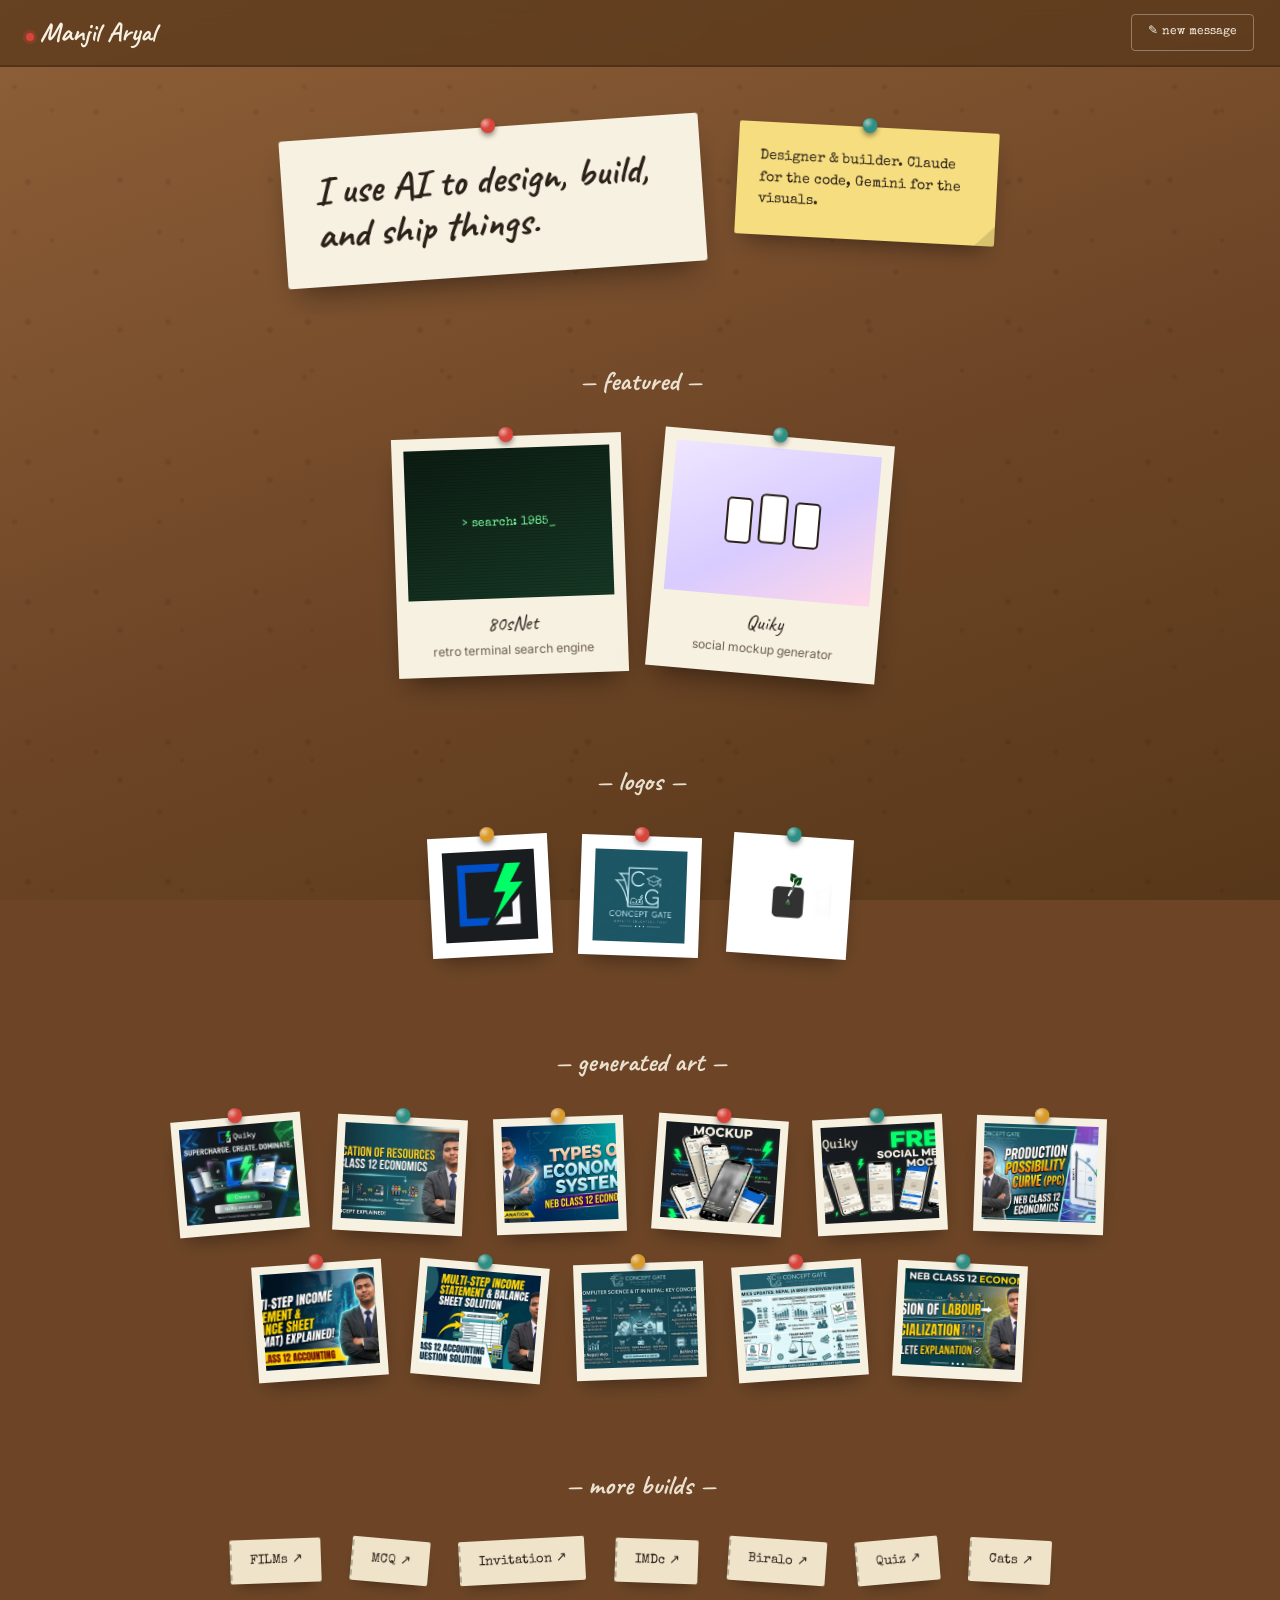
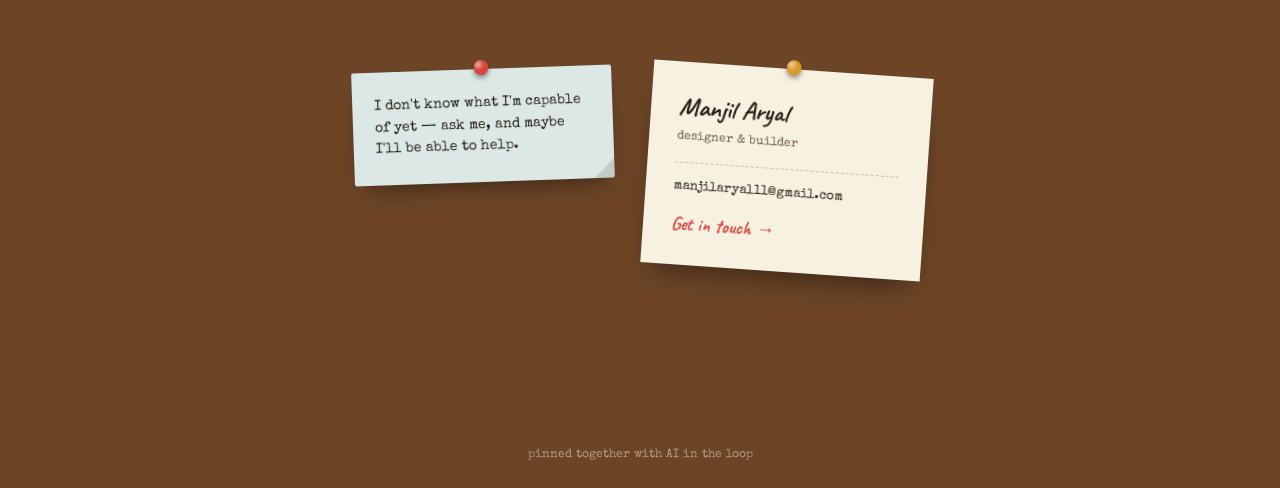
<file: corkboard.html>
<!DOCTYPE html>
<html lang="en">
<head>
<meta charset="UTF-8">
<meta name="viewport" content="width=device-width, initial-scale=1.0">
<title>Manjil Aryal — I use AI</title>
<meta name="description" content="Manjil Aryal — designer & builder who ships with AI in the loop. A corkboard of everything I've made.">
<link rel="preconnect" href="https://fonts.googleapis.com">
<link rel="preconnect" href="https://fonts.gstatic.com" crossorigin>
<link href="https://fonts.googleapis.com/css2?family=Caveat:wght@500;600;700&family=Special+Elite&family=Inter:wght@400;500;600&display=swap" rel="stylesheet">
<style>
  :root{
    --cork-1:#8f6038; --cork-2:#6d4526; --cork-3:#573719;
    --paper:#f7f1e2; --paper-2:#efe4c9; --paper-yellow:#f6dd7f; --paper-blue:#dce8e6;
    --ink:#2b2118; --ink-soft:#6b5d4c;
    --pin-red:#d8453b; --pin-teal:#2f8f83; --pin-amber:#d99a2b;
    --string:#a53a2f;
    font-size:16px;
  }
  *{ box-sizing:border-box; }
  body{
    margin:0; background:var(--cork-2); color:var(--ink);
    font-family:'Inter', sans-serif; line-height:1.5; overflow-x:hidden;
    -webkit-font-smoothing:antialiased;
  }
  a{ color:inherit; text-decoration:none; }
  .hand{ font-family:'Caveat', cursive; }
  .typed{ font-family:'Special Elite', monospace; }

  .cork-bg{
    position:fixed; inset:0; z-index:-1;
    background:
      radial-gradient(circle at 20% 30%, rgba(0,0,0,0.12) 0, transparent 3%),
      radial-gradient(circle at 60% 70%, rgba(0,0,0,0.1) 0, transparent 3%),
      radial-gradient(circle at 80% 20%, rgba(0,0,0,0.12) 0, transparent 2.5%),
      radial-gradient(circle at 40% 85%, rgba(0,0,0,0.1) 0, transparent 2.5%),
      radial-gradient(circle at 10% 60%, rgba(0,0,0,0.1) 0, transparent 2.5%),
      linear-gradient(160deg, var(--cork-1), var(--cork-2) 55%, var(--cork-3));
    background-size: 140px 140px, 160px 160px, 150px 150px, 130px 130px, 145px 145px, 100% 100%;
  }

  /* ---------------- HEADER ---------------- */
  .board-header{
    position:sticky; top:0; z-index:100;
    background:rgba(87,55,25,0.72); backdrop-filter:blur(10px);
    border-bottom:2px solid rgba(0,0,0,0.2);
    display:flex; align-items:center; justify-content:space-between;
    padding:12px 26px;
  }
  .brand{ font-family:'Caveat', cursive; font-weight:700; font-size:1.7rem; color:var(--paper); }
  .brand .pin-dot{ display:inline-block; width:8px; height:8px; border-radius:50%; background:var(--pin-red); margin-right:6px; box-shadow:0 0 0 3px rgba(216,69,59,0.25); }
  .h-cta{
    font-family:'Special Elite', monospace; font-size:0.78rem; color:var(--paper);
    border:1px solid rgba(247,241,226,0.35); padding:8px 16px; border-radius:4px;
  }
  .h-cta:hover{ background:rgba(247,241,226,0.12); }

  /* ---------------- BOARD / CLUSTERS ---------------- */
  .board{ max-width:1080px; margin:0 auto; padding:50px 26px 90px; position:relative; }
  .cluster{ margin-bottom:86px; }
  .board-label{
    font-family:'Caveat', cursive; font-weight:700; font-size:1.7rem; color:var(--paper);
    text-align:center; margin:0 0 34px; opacity:0.9;
  }

  /* ---------------- PIN ---------------- */
  [data-pin]{ position:relative; touch-action:pan-y; will-change:transform; transition:transform 0.45s cubic-bezier(.34,1.56,.64,1), opacity 0.5s ease; }
  [data-pin].dragging{ transition:none; }
  .pin-dot-el{
    position:absolute; top:-9px; left:50%; transform:translateX(-50%);
    width:15px; height:15px; border-radius:50%; z-index:2;
    background:radial-gradient(circle at 32% 30%, #fff8, transparent 40%), var(--pin-red);
    box-shadow:0 3px 5px rgba(0,0,0,0.4);
  }
  .pin-dot-el.teal{ background:radial-gradient(circle at 32% 30%, #fff8, transparent 40%), var(--pin-teal); }
  .pin-dot-el.amber{ background:radial-gradient(circle at 32% 30%, #fff8, transparent 40%), var(--pin-amber); }

  /* ---------------- HERO CLUSTER ---------------- */
  .hero-cluster{ display:flex; flex-wrap:wrap; gap:34px; justify-content:center; padding-top:10px; }
  .marker-card{
    background:var(--paper); padding:30px 32px; border-radius:3px; max-width:420px;
    box-shadow:0 16px 30px -12px rgba(0,0,0,0.5);
  }
  .marker-card .hand{ font-size:2.5rem; font-weight:700; line-height:1.1; color:var(--ink); }
  .sticky{
    padding:24px 22px; border-radius:2px; max-width:260px; align-self:flex-start;
    box-shadow:0 12px 24px -10px rgba(0,0,0,0.5);
    position:relative;
  }
  .sticky::after{
    content:''; position:absolute; right:0; bottom:0; width:0; height:0;
    border-style:solid; border-width:0 0 20px 20px; border-color:transparent transparent rgba(0,0,0,0.12) transparent;
  }
  .sticky-yellow{ background:var(--paper-yellow); }
  .sticky-blue{ background:var(--paper-blue); }
  .sticky p.typed{ font-size:0.9rem; line-height:1.5; margin:0; }

  /* ---------------- SHELF (flex wrap groups) ---------------- */
  .shelf{ display:flex; flex-wrap:wrap; gap:30px; justify-content:center; }

  /* polaroid */
  .polaroid{
    display:block; background:var(--paper); padding:12px 12px 16px; width:230px;
    box-shadow:0 14px 26px -10px rgba(0,0,0,0.5);
  }
  .polaroid .shot{ height:150px; display:flex; align-items:center; justify-content:center; overflow:hidden; }
  .p-80s{ background:repeating-linear-gradient(0deg, rgba(0,0,0,0.15) 0 1px, transparent 1px 3px), linear-gradient(160deg, #0c1c12, #163825); }
  .p-80s span{ font-family:'Special Elite', monospace; color:#7cffa0; font-size:0.72rem; }
  .p-quiky{ background:linear-gradient(150deg, #efe6ff, #d8cbff 55%, #ffd7e8); gap:8px; }
  .p-quiky .ph{ width:26px; height:46px; border-radius:5px; background:#fff; border:2px solid var(--ink); }
  .p-quiky .ph.mid{ transform:translateY(-4px) scale(1.08); }
  .polaroid .cap{ font-family:'Caveat', cursive; font-size:1.3rem; text-align:center; margin-top:10px; color:var(--ink); }
  .polaroid .desc{ font-size:0.76rem; color:var(--ink-soft); text-align:center; margin-top:2px; }

  /* logo pins */
  .logo-shelf .logo-pin{
    background:#fff; padding:14px; width:120px; height:120px;
    display:flex; align-items:center; justify-content:center;
    box-shadow:0 10px 20px -8px rgba(0,0,0,0.45);
  }
  .logo-pin img{ max-width:100%; max-height:100%; object-fit:contain; }

  /* photo pins (generated art) */
  .photo-shelf .photo-pin{
    background:var(--paper); padding:8px 8px 12px; width:130px;
    box-shadow:0 10px 20px -8px rgba(0,0,0,0.45);
  }
  .photo-pin img{ width:100%; height:96px; object-fit:cover; display:block; }

  /* tickets (web projects) */
  .ticket-shelf .ticket{
    background:var(--paper-2); font-family:'Special Elite', monospace; font-size:0.82rem;
    padding:12px 18px; border-radius:2px; box-shadow:0 8px 16px -8px rgba(0,0,0,0.45);
    border-left:2px dashed rgba(0,0,0,0.25);
  }
  .ticket:hover{ background:#fff; }

  /* contact cluster */
  .contact-cluster{ display:flex; flex-wrap:wrap; gap:34px; justify-content:center; margin-bottom:60px; }
  .business-card{
    display:block; background:var(--paper); padding:26px 28px; width:280px;
    box-shadow:0 16px 30px -12px rgba(0,0,0,0.5);
  }
  .business-card .bc-name{ font-family:'Caveat', cursive; font-weight:700; font-size:1.6rem; }
  .business-card .bc-role{ font-family:'Special Elite', monospace; font-size:0.72rem; color:var(--ink-soft); margin-top:2px; }
  .business-card .bc-email{ font-family:'Special Elite', monospace; font-size:0.82rem; margin-top:16px; border-top:1px dashed rgba(0,0,0,0.2); padding-top:14px; }
  .business-card .bc-cta{ margin-top:14px; font-family:'Caveat', cursive; font-weight:700; font-size:1.2rem; color:var(--pin-red); }

  footer{ text-align:center; padding:24px; font-family:'Special Elite', monospace; font-size:0.72rem; color:rgba(247,241,226,0.5); }

  @media (max-width:640px){
    .marker-card .hand{ font-size:1.9rem; }
    .board{ padding:36px 16px 70px; }
    .cluster{ margin-bottom:64px; }
    .shelf{ gap:20px; }
    .polaroid{ width:190px; }
    .business-card{ width:100%; max-width:300px; }
  }
</style>
</head>
<body>

<div class="cork-bg" aria-hidden="true"></div>

<header class="board-header">
  <div class="brand"><span class="pin-dot"></span>Manjil Aryal</div>
  <a class="h-cta typed" href="mailto:manjilaryal11@gmail.com">✎ new message</a>
</header>

<main class="board">

  <section class="cluster hero-cluster">
    <div class="marker-card" data-pin>
      <span class="pin-dot-el"></span>
      <div class="hand">I use AI to design, build, and ship things.</div>
    </div>
    <div class="sticky sticky-yellow" data-pin>
      <span class="pin-dot-el teal"></span>
      <p class="typed">Designer &amp; builder. Claude for the code, Gemini for the visuals.</p>
    </div>
  </section>

  <section class="cluster">
    <h2 class="board-label">— featured —</h2>
    <div class="shelf">
      <a class="polaroid" data-pin href="https://80snet.vercel.app/" target="_blank" rel="noopener">
        <span class="pin-dot-el"></span>
        <div class="shot p-80s"><span>&gt; search: 1985_</span></div>
        <div class="cap">80sNet</div>
        <div class="desc">retro terminal search engine</div>
      </a>
      <a class="polaroid" data-pin href="https://quiky.vercel.app/" target="_blank" rel="noopener">
        <span class="pin-dot-el teal"></span>
        <div class="shot p-quiky"><div class="ph"></div><div class="ph mid"></div><div class="ph"></div></div>
        <div class="cap">Quiky</div>
        <div class="desc">social mockup generator</div>
      </a>
    </div>
  </section>

  <section class="cluster">
    <h2 class="board-label">— logos —</h2>
    <div class="shelf logo-shelf">
      <div class="logo-pin" data-pin><span class="pin-dot-el amber"></span><img src="quky.jpg" alt="Quiky logo" loading="lazy"></div>
      <div class="logo-pin" data-pin><span class="pin-dot-el"></span><img src="conceptgate.jpg" alt="Conceptgate logo" loading="lazy"></div>
      <div class="logo-pin" data-pin><span class="pin-dot-el teal"></span><img src="botan.jpg" alt="Botan logo" loading="lazy"></div>
    </div>
  </section>

  <section class="cluster">
    <h2 class="board-label">— generated art —</h2>
    <div class="shelf photo-shelf">
      <div class="photo-pin" data-pin><span class="pin-dot-el"></span><img src="quiky-1.png" alt="Quiky generated visual" loading="lazy"></div>
      <div class="photo-pin" data-pin><span class="pin-dot-el teal"></span><img src="allocation.jpg" alt="Allocation generated visual" loading="lazy"></div>
      <div class="photo-pin" data-pin><span class="pin-dot-el amber"></span><img src="ecnomicsystem.jpg" alt="Economic system generated visual" loading="lazy"></div>
      <div class="photo-pin" data-pin><span class="pin-dot-el"></span><img src="quiky1.jpg" alt="Quiky generated visual" loading="lazy"></div>
      <div class="photo-pin" data-pin><span class="pin-dot-el teal"></span><img src="quiky2.jpg" alt="Quiky generated visual" loading="lazy"></div>
      <div class="photo-pin" data-pin><span class="pin-dot-el amber"></span><img src="ppc.jpg" alt="PPC generated visual" loading="lazy"></div>
      <div class="photo-pin" data-pin><span class="pin-dot-el"></span><img src="multistep.jpg" alt="Multistep generated visual" loading="lazy"></div>
      <div class="photo-pin" data-pin><span class="pin-dot-el teal"></span><img src="multistepsoln.jpg" alt="Multistep solution generated visual" loading="lazy"></div>
      <div class="photo-pin" data-pin><span class="pin-dot-el amber"></span><img src="it.jpg" alt="IT generated visual" loading="lazy"></div>
      <div class="photo-pin" data-pin><span class="pin-dot-el"></span><img src="eco.jpg" alt="Eco generated visual" loading="lazy"></div>
      <div class="photo-pin" data-pin><span class="pin-dot-el teal"></span><img src="dflbr.jpg" alt="Dflbr generated visual" loading="lazy"></div>
    </div>
  </section>

  <section class="cluster">
    <h2 class="board-label">— more builds —</h2>
    <div class="shelf ticket-shelf">
      <a class="ticket" data-pin href="https://manjilaryal546.github.io/collection-of-films/" target="_blank" rel="noopener">FILMs ↗</a>
      <a class="ticket" data-pin href="https://manjilaryal.github.io/MQP/" target="_blank" rel="noopener">MCQ ↗</a>
      <a class="ticket" data-pin href="https://manjilaryal.github.io/SquidGame/" target="_blank" rel="noopener">Invitation ↗</a>
      <a class="ticket" data-pin href="https://manjilaryal.github.io/IMDc/" target="_blank" rel="noopener">IMDc ↗</a>
      <a class="ticket" data-pin href="https://manjilaryal.github.io/biralo/" target="_blank" rel="noopener">Biralo ↗</a>
      <a class="ticket" data-pin href="https://manjilaryal.github.io/Earn-Money/" target="_blank" rel="noopener">Quiz ↗</a>
      <a class="ticket" data-pin href="https://manjilaryal.github.io/Discover-Cats/" target="_blank" rel="noopener">Cats ↗</a>
    </div>
  </section>

  <section class="contact-cluster">
    <div class="sticky sticky-blue" data-pin>
      <span class="pin-dot-el"></span>
      <p class="typed">I don't know what I'm capable of yet — ask me, and maybe I'll be able to help.</p>
    </div>
    <a class="business-card" data-pin href="mailto:manjilaryal11@gmail.com">
      <span class="pin-dot-el amber"></span>
      <div class="bc-name">Manjil Aryal</div>
      <div class="bc-role">designer &amp; builder</div>
      <div class="bc-email">manjilaryal11@gmail.com</div>
      <div class="bc-cta">Get in touch →</div>
    </a>
  </section>

</main>

<footer>pinned together with AI in the loop</footer>

<script>
  var reduceMotion = window.matchMedia('(prefers-reduced-motion: reduce)').matches;
  var rotations = [-4, 3, -2, 5, -3, 2, 4, -5, 3, -2, 4, -3, 2, -4, 5, -2];

  var pins = document.querySelectorAll('[data-pin]');
  pins.forEach(function(el, i){
    var r = rotations[i % rotations.length];
    el.dataset.rot = r;
    el.style.setProperty('transform', 'rotate(' + r + 'deg)');
  });

  if (!reduceMotion){
    pins.forEach(function(el){
      var dragging = false, startX = 0, moved = false, baseDeg = parseFloat(el.dataset.rot);

      function onDown(e){
        dragging = true; moved = false;
        startX = e.clientX;
        el.classList.add('dragging');
      }
      function onMove(e){
        if (!dragging) return;
        var dx = e.clientX - startX;
        if (Math.abs(dx) > 4) moved = true;
        var extra = Math.max(-26, Math.min(26, dx * 0.35));
        el.style.transform = 'rotate(' + (baseDeg + extra) + 'deg)';
      }
      function onUp(e){
        if (!dragging) return;
        dragging = false;
        el.classList.remove('dragging');
        el.style.transform = 'rotate(' + baseDeg + 'deg)';
        if (moved){
          var suppress = function(ev){ ev.preventDefault(); el.removeEventListener('click', suppress); };
          el.addEventListener('click', suppress);
        }
      }

      el.addEventListener('pointerdown', onDown);
      el.addEventListener('pointermove', onMove);
      el.addEventListener('pointerup', onUp);
      el.addEventListener('pointercancel', onUp);
      el.addEventListener('pointerleave', function(e){ if (dragging && e.buttons === 0) onUp(e); });
    });
  }

  /* scroll-reveal settle-in */
  if (window.matchMedia('(prefers-reduced-motion: no-preference)').matches && 'IntersectionObserver' in window){
    var io = new IntersectionObserver(function(entries){
      entries.forEach(function(entry){
        if (entry.isIntersecting){
          entry.target.style.opacity = 1;
          io.unobserve(entry.target);
        }
      });
    }, { threshold: 0.2 });
    pins.forEach(function(el){ el.style.opacity = 0; io.observe(el); });
  }
</script>

</body>
</html>
</file>
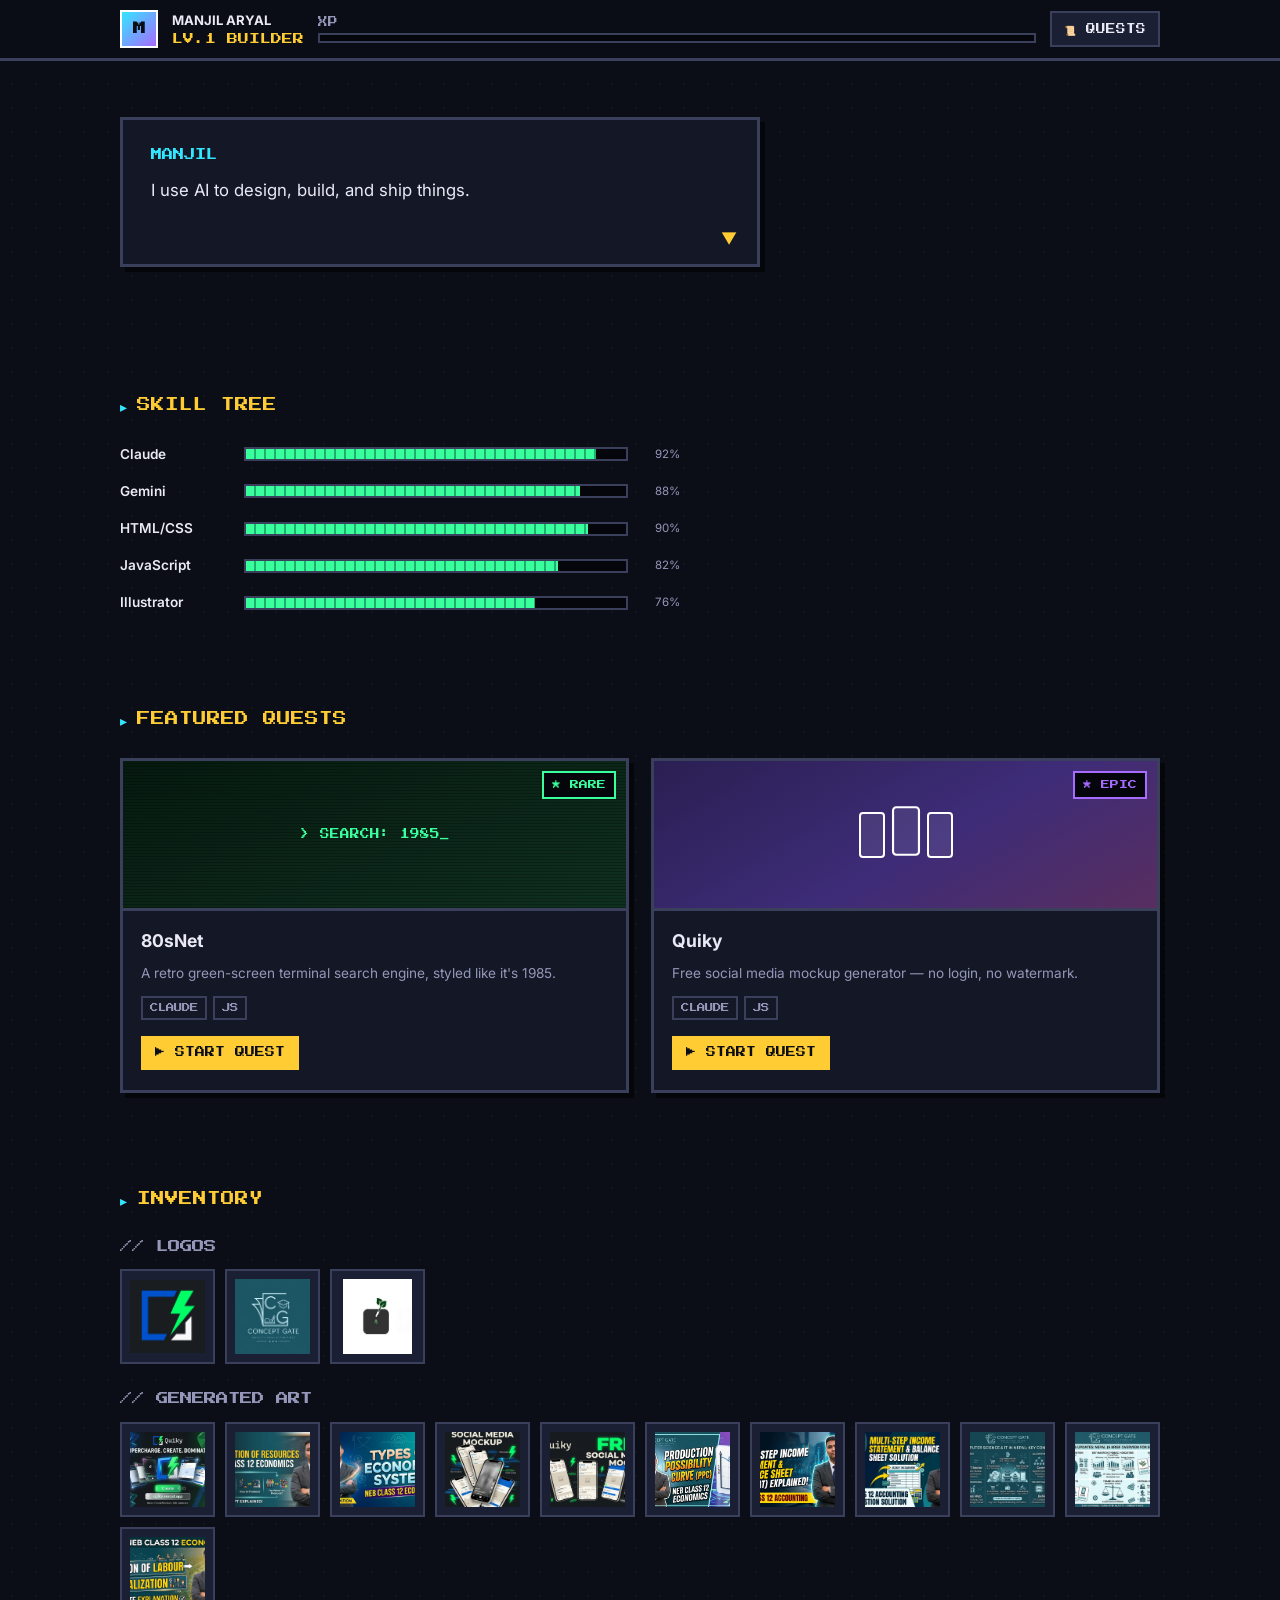
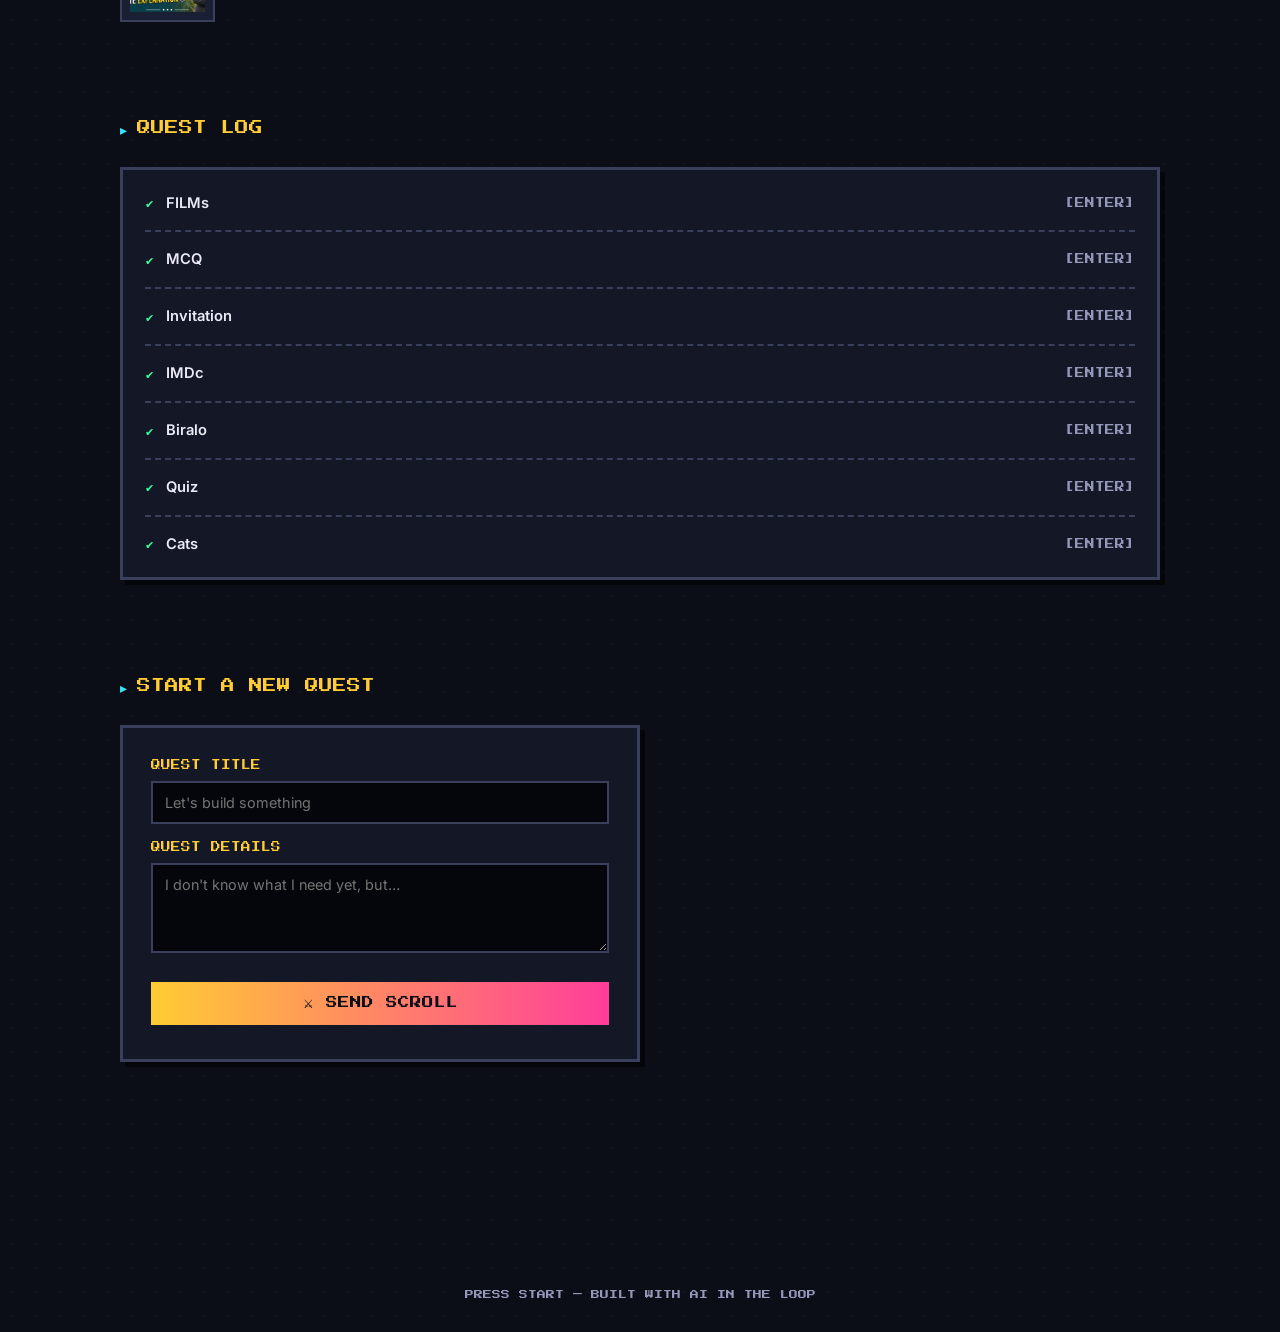
<file: game.html>
<!DOCTYPE html>
<html lang="en">
<head>
<meta charset="UTF-8">
<meta name="viewport" content="width=device-width, initial-scale=1.0">
<title>Manjil Aryal — I use AI</title>
<meta name="description" content="Manjil Aryal — designer & builder who ships with AI in the loop. Character sheet, quests, and inventory.">
<link rel="preconnect" href="https://fonts.googleapis.com">
<link rel="preconnect" href="https://fonts.gstatic.com" crossorigin>
<link href="https://fonts.googleapis.com/css2?family=Press+Start+2P&family=Inter:wght@400;500;600;700&display=swap" rel="stylesheet">
<style>
  :root{
    --bg:#0b0d17; --panel:#141726; --panel-2:#1b1f33;
    --ink:#e9eaf5; --ink-soft:#9497b8;
    --cyan:#33e6ff; --magenta:#ff3d9a; --gold:#ffcc33; --green:#39ff9c; --purple:#a76bff;
    --border:#3a3f5c;
    font-size:16px;
  }
  *{ box-sizing:border-box; }
  body{
    margin:0; background:var(--bg); color:var(--ink);
    font-family:'Inter', sans-serif; line-height:1.55;
    -webkit-font-smoothing:antialiased;
    background-image: radial-gradient(rgba(255,255,255,0.035) 1px, transparent 1px);
    background-size:24px 24px;
  }
  a{ color:inherit; text-decoration:none; }
  .pixel{ font-family:'Press Start 2P', monospace; }

  .panel{
    background:var(--panel); border:3px solid var(--border);
    box-shadow:5px 5px 0 rgba(0,0,0,0.55);
  }

  /* ---------------- HUD ---------------- */
  .hud{
    position:sticky; top:0; z-index:100;
    background:rgba(11,13,23,0.92); border-bottom:3px solid var(--border);
  }
  .hud-row{ max-width:1080px; margin:0 auto; display:flex; align-items:center; gap:14px; padding:10px 20px; }
  .hud-avatar{
    width:38px; height:38px; flex-shrink:0; background:linear-gradient(135deg, var(--cyan), var(--purple));
    border:2px solid #fff; display:flex; align-items:center; justify-content:center;
    font-weight:800; font-family:'Press Start 2P', monospace; font-size:0.8rem; color:#0b0d17;
  }
  .hud-name{ font-size:0.82rem; font-weight:700; }
  .hud-level{ font-size:0.68rem; color:var(--gold); font-family:'Press Start 2P', monospace; }
  .hud-xp{ flex:1; }
  .hud-xp-label{ font-size:0.6rem; color:var(--ink-soft); font-family:'Press Start 2P', monospace; margin-bottom:4px; }
  .xp-track{ height:10px; background:#05060b; border:2px solid var(--border); position:relative; overflow:hidden; }
  .xp-fill{ height:100%; width:0%; background:linear-gradient(90deg, var(--cyan), var(--magenta)); transition:width 0.15s linear; }
  .hud-cta{
    font-family:'Press Start 2P', monospace; font-size:0.6rem; color:var(--ink);
    border:2px solid var(--border); padding:9px 12px; white-space:nowrap; flex-shrink:0;
    background:var(--panel-2);
  }
  .hud-cta:hover{ border-color:var(--cyan); color:var(--cyan); }
  @media (max-width:640px){ .hud-name{ display:none; } .hud-cta{ font-size:0.55rem; padding:8px 9px; } }

  main{ max-width:1080px; margin:0 auto; padding:56px 20px 100px; }
  section{ margin-bottom:96px; }
  .sec-label{
    font-family:'Press Start 2P', monospace; font-size:0.85rem; color:var(--gold);
    margin-bottom:28px; display:flex; align-items:center; gap:10px;
  }
  .sec-label::before{ content:'▸'; color:var(--cyan); }

  /* ---------------- DIALOGUE ---------------- */
  .dialogue-wrap{ position:relative; max-width:640px; }
  .dialogue-box{
    padding:26px 28px 30px; position:relative;
  }
  .dialogue-box[hidden]{ display:none; }
  .dlg-name{ font-size:0.7rem; color:var(--cyan); margin-bottom:14px; }
  .dlg-text{ font-size:1.05rem; min-height:3.4em; margin:0; }
  .dlg-next{
    display:none; position:absolute; right:20px; bottom:14px; color:var(--gold);
    animation:blinkArrow 1s steps(2) infinite;
  }
  @keyframes blinkArrow{ 50%{ opacity:0; } }
  .dlg-hint{ margin-top:14px; font-size:0.7rem; color:var(--ink-soft); font-family:'Press Start 2P', monospace; opacity:0; transition:opacity .4s ease; }
  .dlg-hint.show{ opacity:1; }

  /* ---------------- SKILLS ---------------- */
  .skills{ display:flex; flex-direction:column; gap:16px; max-width:560px; }
  .skill-row{ display:flex; align-items:center; gap:14px; }
  .skill-name{ width:110px; flex-shrink:0; font-size:0.85rem; font-weight:600; }
  .skill-track{ flex:1; height:14px; background:#05060b; border:2px solid var(--border); overflow:hidden; }
  .skill-fill{ height:100%; width:0%; background:repeating-linear-gradient(90deg, var(--green) 0 8px, #1fae6f 8px 10px); transition:width 1.1s cubic-bezier(.22,.9,.3,1); }
  .skill-pct{ width:38px; flex-shrink:0; font-size:0.72rem; color:var(--ink-soft); text-align:right; }

  /* ---------------- QUESTS (featured) ---------------- */
  .quest-grid{ display:grid; grid-template-columns:1fr 1fr; gap:22px; }
  @media (max-width:700px){ .quest-grid{ grid-template-columns:1fr; } }
  .quest-card{ display:block; position:relative; overflow:hidden; }
  .rarity{
    position:absolute; top:10px; right:10px; z-index:2;
    font-family:'Press Start 2P', monospace; font-size:0.55rem; padding:5px 8px;
    background:#05060b; border:2px solid currentColor;
  }
  .rarity.epic{ color:var(--purple); }
  .rarity.rare{ color:var(--green); }
  .quest-shot{ height:150px; display:flex; align-items:center; justify-content:center; border-bottom:3px solid var(--border); }
  .q-80s{ background:repeating-linear-gradient(0deg, rgba(0,0,0,0.25) 0 1px, transparent 1px 3px), linear-gradient(160deg, #061a0f, #0f3020); }
  .q-80s span{ font-family:'Press Start 2P', monospace; color:#39ff9c; font-size:0.6rem; }
  .q-quiky{ background:linear-gradient(150deg, #2a1f52, #3e2c78 55%, #582e5f); gap:8px; }
  .q-quiky .ph{ width:26px; height:46px; border-radius:4px; background:rgba(255,255,255,0.08); border:2px solid #fff; }
  .q-quiky .ph.mid{ transform:translateY(-4px) scale(1.08); }
  .quest-body{ padding:16px 18px 20px; }
  .quest-body h3{ margin:0 0 8px; font-size:1.1rem; }
  .quest-body p{ margin:0; font-size:0.85rem; color:var(--ink-soft); }
  .quest-tags{ display:flex; gap:6px; flex-wrap:wrap; margin-top:12px; }
  .quest-tags span{ font-family:'Press Start 2P', monospace; font-size:0.52rem; border:2px solid var(--border); padding:4px 7px; color:var(--ink-soft); }
  .quest-play{ display:inline-block; margin-top:16px; font-family:'Press Start 2P', monospace; font-size:0.62rem; color:var(--bg); background:var(--gold); padding:9px 14px; }
  .quest-card:hover .quest-play{ background:var(--cyan); }

  /* ---------------- INVENTORY ---------------- */
  .inv-sub{ font-size:0.78rem; color:var(--ink-soft); margin:26px 0 12px; font-family:'Press Start 2P', monospace; }
  .inv-sub:first-child{ margin-top:0; }
  .inv-grid{ display:grid; grid-template-columns:repeat(auto-fill, minmax(90px,1fr)); gap:10px; }
  .inv-slot{
    aspect-ratio:1; background:var(--panel-2); border:2px solid var(--border);
    display:flex; align-items:center; justify-content:center; padding:8px;
    transition:border-color .18s ease, transform .18s ease;
  }
  .inv-slot:hover{ border-color:var(--cyan); transform:translateY(-3px); }
  .inv-slot img{ max-width:100%; max-height:100%; object-fit:contain; }
  .inv-grid.photos .inv-slot img{ object-fit:cover; width:100%; height:100%; }

  /* ---------------- QUEST LOG ---------------- */
  .questlog-panel{ padding:6px 22px; }
  .ql-row{
    display:flex; align-items:center; justify-content:space-between; gap:14px;
    padding:16px 0; border-bottom:2px dashed var(--border);
  }
  .ql-row:last-child{ border-bottom:none; }
  .ql-left{ display:flex; align-items:center; gap:12px; }
  .ql-check{ color:var(--green); font-family:'Press Start 2P', monospace; font-size:0.7rem; }
  .ql-name{ font-weight:600; font-size:0.92rem; }
  .ql-go{ font-family:'Press Start 2P', monospace; font-size:0.6rem; color:var(--ink-soft); flex-shrink:0; }
  .ql-row:hover .ql-go{ color:var(--cyan); }

  /* ---------------- NEW QUEST (contact) ---------------- */
  .newquest{ padding:30px 28px 34px; max-width:520px; }
  .nq-field{ margin-bottom:16px; }
  .nq-field label{ display:block; font-family:'Press Start 2P', monospace; font-size:0.6rem; color:var(--gold); margin-bottom:8px; }
  .nq-field input, .nq-field textarea{
    width:100%; background:#05060b; border:2px solid var(--border); color:var(--ink);
    padding:11px 12px; font-family:'Inter', sans-serif; font-size:0.9rem;
  }
  .nq-field input:focus, .nq-field textarea:focus{ outline:none; border-color:var(--cyan); }
  .nq-field textarea{ min-height:90px; resize:vertical; }
  .nq-send{
    width:100%; border:none; padding:14px; margin-top:6px;
    font-family:'Press Start 2P', monospace; font-size:0.72rem; color:var(--bg);
    background:linear-gradient(90deg, var(--gold), var(--magenta));
  }
  .nq-send:hover{ filter:brightness(1.08); }

  footer{ text-align:center; padding:30px; font-family:'Press Start 2P', monospace; font-size:0.55rem; color:var(--ink-soft); }

  /* ---------------- TOAST ---------------- */
  .toast{
    position:fixed; left:50%; bottom:26px; transform:translate(-50%, 20px);
    background:var(--panel); border:3px solid var(--gold); box-shadow:5px 5px 0 rgba(0,0,0,0.55);
    padding:14px 20px; font-family:'Press Start 2P', monospace; font-size:0.62rem; color:var(--gold);
    z-index:300; opacity:0; pointer-events:none; transition:opacity .35s ease, transform .35s ease;
  }
  .toast.show{ opacity:1; transform:translate(-50%, 0); }

  [data-reveal]{ opacity:0; transform:translateY(18px); transition:opacity .6s ease, transform .6s ease; }
  [data-reveal].in{ opacity:1; transform:translateY(0); }
</style>
</head>
<body>

<div class="hud">
  <div class="hud-row">
    <div class="hud-avatar">M</div>
    <div>
      <div class="hud-name">MANJIL ARYAL</div>
      <div class="hud-level" id="hudLevel">LV.1 BUILDER</div>
    </div>
    <div class="hud-xp">
      <div class="hud-xp-label">XP</div>
      <div class="xp-track"><div class="xp-fill" id="xpFill"></div></div>
    </div>
    <a class="hud-cta" href="#questlog">📜 QUESTS</a>
  </div>
</div>

<main>

  <section id="hero">
    <div class="dialogue-wrap">
      <div class="dialogue-box panel" id="dlg1">
        <div class="dlg-name pixel">MANJIL</div>
        <p class="dlg-text" id="dlgText1"></p>
        <div class="dlg-next" id="dlgNext1">▼</div>
      </div>
      <div class="dialogue-box panel" id="dlg2" hidden>
        <div class="dlg-name pixel">MANJIL</div>
        <p class="dlg-text" id="dlgText2"></p>
      </div>
      <div class="dlg-hint pixel" id="dlgHint">↓ SCROLL TO CONTINUE</div>
    </div>
  </section>

  <section id="skills">
    <div class="sec-label">SKILL TREE</div>
    <div class="skills">
      <div class="skill-row" data-reveal><div class="skill-name">Claude</div><div class="skill-track"><div class="skill-fill" data-pct="92"></div></div><div class="skill-pct">92%</div></div>
      <div class="skill-row" data-reveal><div class="skill-name">Gemini</div><div class="skill-track"><div class="skill-fill" data-pct="88"></div></div><div class="skill-pct">88%</div></div>
      <div class="skill-row" data-reveal><div class="skill-name">HTML/CSS</div><div class="skill-track"><div class="skill-fill" data-pct="90"></div></div><div class="skill-pct">90%</div></div>
      <div class="skill-row" data-reveal><div class="skill-name">JavaScript</div><div class="skill-track"><div class="skill-fill" data-pct="82"></div></div><div class="skill-pct">82%</div></div>
      <div class="skill-row" data-reveal><div class="skill-name">Illustrator</div><div class="skill-track"><div class="skill-fill" data-pct="76"></div></div><div class="skill-pct">76%</div></div>
    </div>
  </section>

  <section id="quests">
    <div class="sec-label">FEATURED QUESTS</div>
    <div class="quest-grid">
      <a class="quest-card panel" data-reveal href="https://80snet.vercel.app/" target="_blank" rel="noopener">
        <div class="rarity rare">★ RARE</div>
        <div class="quest-shot q-80s"><span>&gt; SEARCH: 1985_</span></div>
        <div class="quest-body">
          <h3>80sNet</h3>
          <p>A retro green-screen terminal search engine, styled like it's 1985.</p>
          <div class="quest-tags"><span>CLAUDE</span><span>JS</span></div>
          <div class="quest-play">▶ START QUEST</div>
        </div>
      </a>
      <a class="quest-card panel" data-reveal href="https://quiky.vercel.app/" target="_blank" rel="noopener">
        <div class="rarity epic">★ EPIC</div>
        <div class="quest-shot q-quiky"><div class="ph"></div><div class="ph mid"></div><div class="ph"></div></div>
        <div class="quest-body">
          <h3>Quiky</h3>
          <p>Free social media mockup generator — no login, no watermark.</p>
          <div class="quest-tags"><span>CLAUDE</span><span>JS</span></div>
          <div class="quest-play">▶ START QUEST</div>
        </div>
      </a>
    </div>
  </section>

  <section id="inventory">
    <div class="sec-label">INVENTORY</div>
    <div class="inv-sub">// LOGOS</div>
    <div class="inv-grid" data-reveal>
      <div class="inv-slot"><img src="quky.jpg" alt="Quiky logo" loading="lazy" title="Quiky logo"></div>
      <div class="inv-slot"><img src="conceptgate.jpg" alt="Conceptgate logo" loading="lazy" title="Conceptgate logo"></div>
      <div class="inv-slot"><img src="botan.jpg" alt="Botan logo" loading="lazy" title="Botan logo"></div>
    </div>
    <div class="inv-sub">// GENERATED ART</div>
    <div class="inv-grid photos" data-reveal>
      <div class="inv-slot"><img src="quiky-1.png" alt="Quiky generated visual" loading="lazy"></div>
      <div class="inv-slot"><img src="allocation.jpg" alt="Allocation generated visual" loading="lazy"></div>
      <div class="inv-slot"><img src="ecnomicsystem.jpg" alt="Economic system generated visual" loading="lazy"></div>
      <div class="inv-slot"><img src="quiky1.jpg" alt="Quiky generated visual" loading="lazy"></div>
      <div class="inv-slot"><img src="quiky2.jpg" alt="Quiky generated visual" loading="lazy"></div>
      <div class="inv-slot"><img src="ppc.jpg" alt="PPC generated visual" loading="lazy"></div>
      <div class="inv-slot"><img src="multistep.jpg" alt="Multistep generated visual" loading="lazy"></div>
      <div class="inv-slot"><img src="multistepsoln.jpg" alt="Multistep solution generated visual" loading="lazy"></div>
      <div class="inv-slot"><img src="it.jpg" alt="IT generated visual" loading="lazy"></div>
      <div class="inv-slot"><img src="eco.jpg" alt="Eco generated visual" loading="lazy"></div>
      <div class="inv-slot"><img src="dflbr.jpg" alt="Dflbr generated visual" loading="lazy"></div>
    </div>
  </section>

  <section id="questlog">
    <div class="sec-label">QUEST LOG</div>
    <div class="questlog-panel panel">
      <a class="ql-row" href="https://manjilaryal546.github.io/collection-of-films/" target="_blank" rel="noopener"><div class="ql-left"><span class="ql-check">✔</span><span class="ql-name">FILMs</span></div><span class="ql-go">[ENTER]</span></a>
      <a class="ql-row" href="https://manjilaryal.github.io/MQP/" target="_blank" rel="noopener"><div class="ql-left"><span class="ql-check">✔</span><span class="ql-name">MCQ</span></div><span class="ql-go">[ENTER]</span></a>
      <a class="ql-row" href="https://manjilaryal.github.io/SquidGame/" target="_blank" rel="noopener"><div class="ql-left"><span class="ql-check">✔</span><span class="ql-name">Invitation</span></div><span class="ql-go">[ENTER]</span></a>
      <a class="ql-row" href="https://manjilaryal.github.io/IMDc/" target="_blank" rel="noopener"><div class="ql-left"><span class="ql-check">✔</span><span class="ql-name">IMDc</span></div><span class="ql-go">[ENTER]</span></a>
      <a class="ql-row" href="https://manjilaryal.github.io/biralo/" target="_blank" rel="noopener"><div class="ql-left"><span class="ql-check">✔</span><span class="ql-name">Biralo</span></div><span class="ql-go">[ENTER]</span></a>
      <a class="ql-row" href="https://manjilaryal.github.io/Earn-Money/" target="_blank" rel="noopener"><div class="ql-left"><span class="ql-check">✔</span><span class="ql-name">Quiz</span></div><span class="ql-go">[ENTER]</span></a>
      <a class="ql-row" href="https://manjilaryal.github.io/Discover-Cats/" target="_blank" rel="noopener"><div class="ql-left"><span class="ql-check">✔</span><span class="ql-name">Cats</span></div><span class="ql-go">[ENTER]</span></a>
    </div>
  </section>

  <section id="newquest">
    <div class="sec-label">START A NEW QUEST</div>
    <div class="newquest panel">
      <div class="nq-field"><label>QUEST TITLE</label><input type="text" id="nqSubject" placeholder="Let's build something"></div>
      <div class="nq-field"><label>QUEST DETAILS</label><textarea id="nqBody" placeholder="I don't know what I need yet, but…"></textarea></div>
      <button class="nq-send" id="nqSend">⚔ SEND SCROLL</button>
    </div>
  </section>

</main>

<footer>PRESS START — BUILT WITH AI IN THE LOOP</footer>

<div class="toast" id="toast">🏆 ACHIEVEMENT UNLOCKED — MADE IT TO THE END</div>

<script>
  var reduceMotion = window.matchMedia('(prefers-reduced-motion: reduce)').matches;

  /* ---------------- XP BAR + LEVEL ---------------- */
  var xpFill = document.getElementById('xpFill');
  var hudLevel = document.getElementById('hudLevel');
  function updateXP(){
    var h = document.documentElement;
    var scrollable = h.scrollHeight - h.clientHeight;
    var pct = scrollable > 0 ? Math.min(100, Math.max(0, (window.scrollY / scrollable) * 100)) : 0;
    xpFill.style.width = pct + '%';
    var lvl = 1 + Math.floor(pct / 20);
    hudLevel.textContent = 'LV.' + lvl + ' BUILDER';
  }
  updateXP();
  window.addEventListener('scroll', updateXP, { passive: true });
  window.addEventListener('resize', updateXP);

  /* ---------------- DIALOGUE SEQUENCE ---------------- */
  var text1 = "I use AI to design, build, and ship things.";
  var text2 = "I don't know what I'm capable of yet — ask me, and maybe I'll be able to help.";
  var dlgText1 = document.getElementById('dlgText1');
  var dlgText2 = document.getElementById('dlgText2');
  var dlg1 = document.getElementById('dlg1');
  var dlg2 = document.getElementById('dlg2');
  var dlgNext1 = document.getElementById('dlgNext1');
  var dlgHint = document.getElementById('dlgHint');

  function typeText(el, str, cb){
    if (reduceMotion){ el.textContent = str; if (cb) cb(); return; }
    var i = 0;
    (function step(){
      i++;
      el.textContent = str.slice(0, i);
      if (i < str.length){ setTimeout(step, 26); } else if (cb){ cb(); }
    })();
  }

  typeText(dlgText1, text1, function(){
    dlgNext1.style.display = 'block';
  });

  function advanceDialogue(){
    dlg1.hidden = true;
    dlg2.hidden = false;
    typeText(dlgText2, text2, function(){
      dlgHint.classList.add('show');
    });
  }
  dlg1.addEventListener('click', advanceDialogue);

  /* ---------------- SKILL BARS + CARD REVEAL ---------------- */
  var revealEls = document.querySelectorAll('[data-reveal]');
  if ('IntersectionObserver' in window){
    var io = new IntersectionObserver(function(entries){
      entries.forEach(function(entry){
        if (!entry.isIntersecting) return;
        entry.target.classList.add('in');
        var bars = entry.target.querySelectorAll ? entry.target.querySelectorAll('.skill-fill') : [];
        bars.forEach(function(b){ b.style.width = b.dataset.pct + '%'; });
        io.unobserve(entry.target);
      });
    }, { threshold: 0.25 });
    revealEls.forEach(function(el){ io.observe(el); });
  } else {
    revealEls.forEach(function(el){
      el.classList.add('in');
      el.querySelectorAll('.skill-fill').forEach(function(b){ b.style.width = b.dataset.pct + '%'; });
    });
  }

  /* ---------------- ACHIEVEMENT TOAST ---------------- */
  var toast = document.getElementById('toast');
  var newQuestSec = document.getElementById('newquest');
  var toastShown = false;
  if ('IntersectionObserver' in window){
    var io2 = new IntersectionObserver(function(entries){
      entries.forEach(function(entry){
        if (entry.isIntersecting && !toastShown){
          toastShown = true;
          toast.classList.add('show');
          setTimeout(function(){ toast.classList.remove('show'); }, 3200);
          io2.disconnect();
        }
      });
    }, { threshold: 0.4 });
    io2.observe(newQuestSec);
  }

  /* ---------------- NEW QUEST FORM ---------------- */
  document.getElementById('nqSend').addEventListener('click', function(){
    var subject = document.getElementById('nqSubject').value.trim() || "Let's build something";
    var body = document.getElementById('nqBody').value.trim() || "Hey Manjil,";
    window.location.href = 'mailto:manjilaryal11@gmail.com?subject=' + encodeURIComponent(subject) + '&body=' + encodeURIComponent(body);
  });
</script>

</body>
</html>
</file>
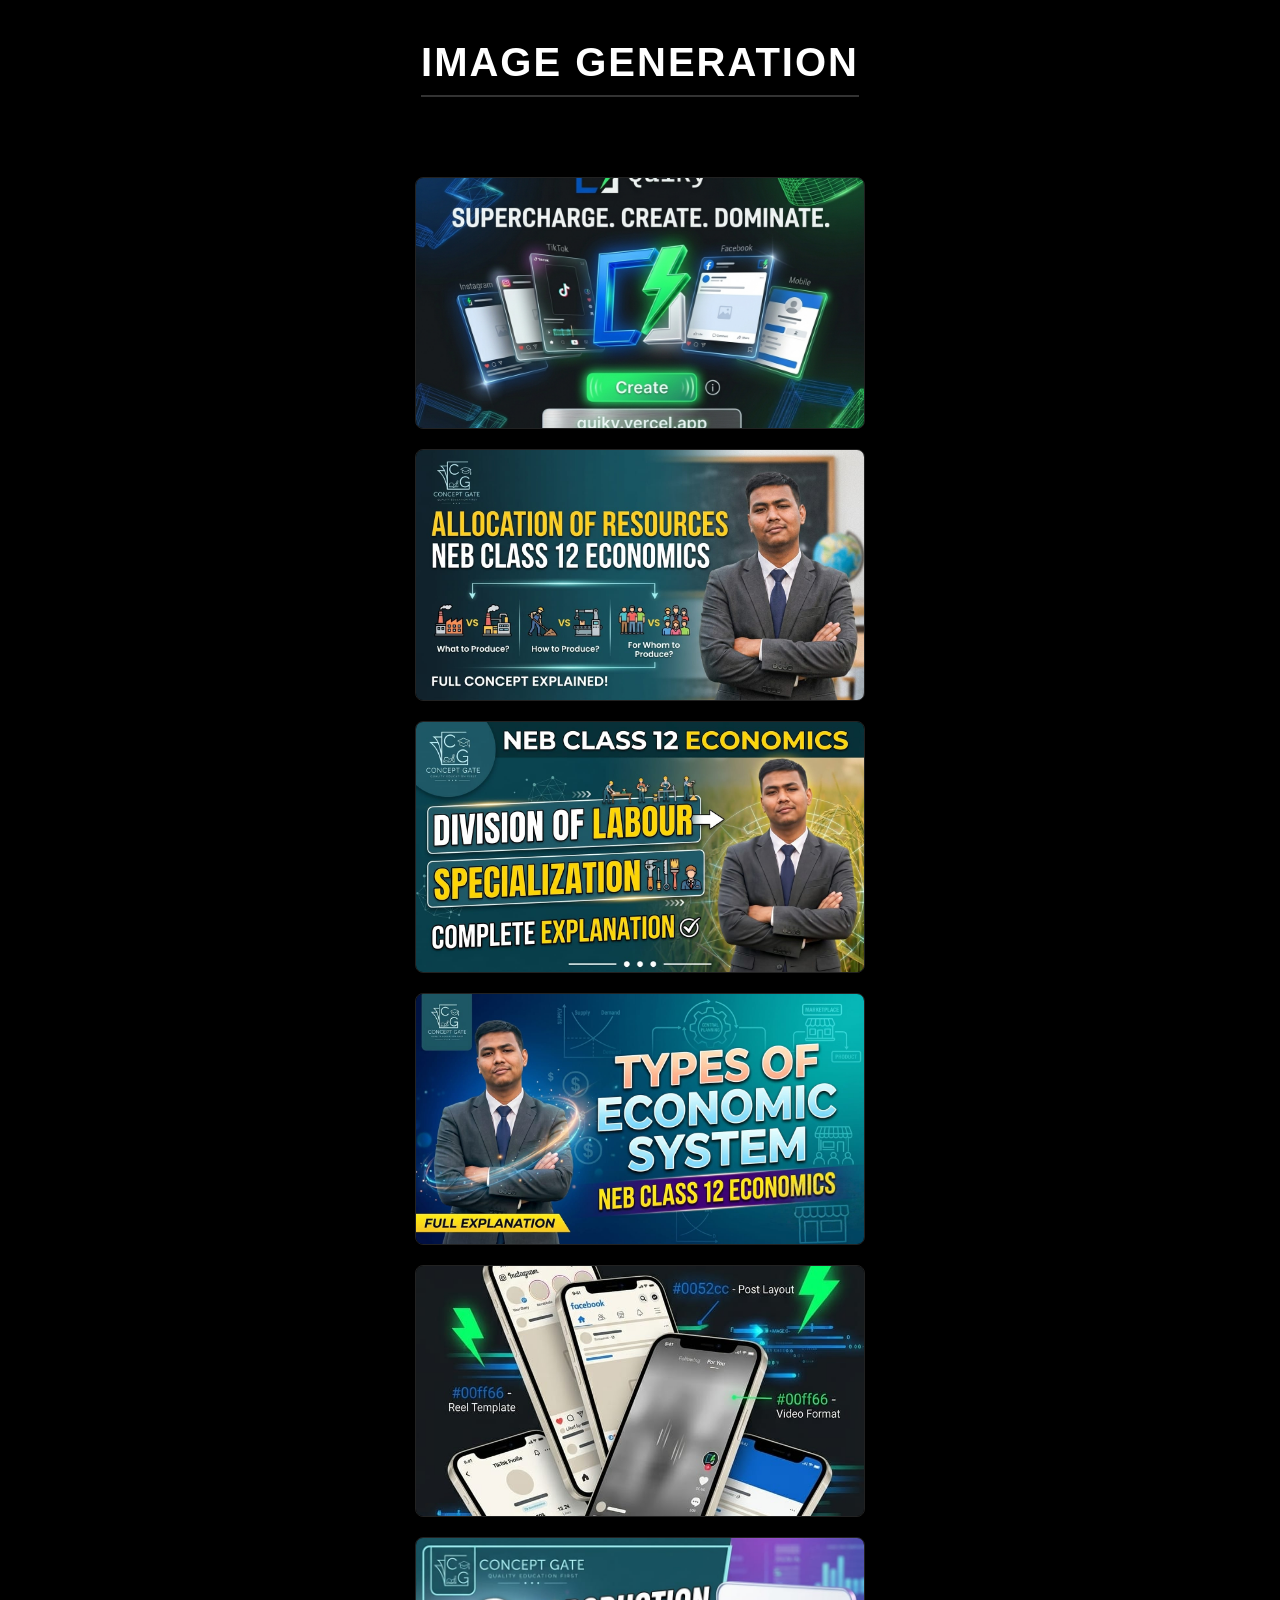
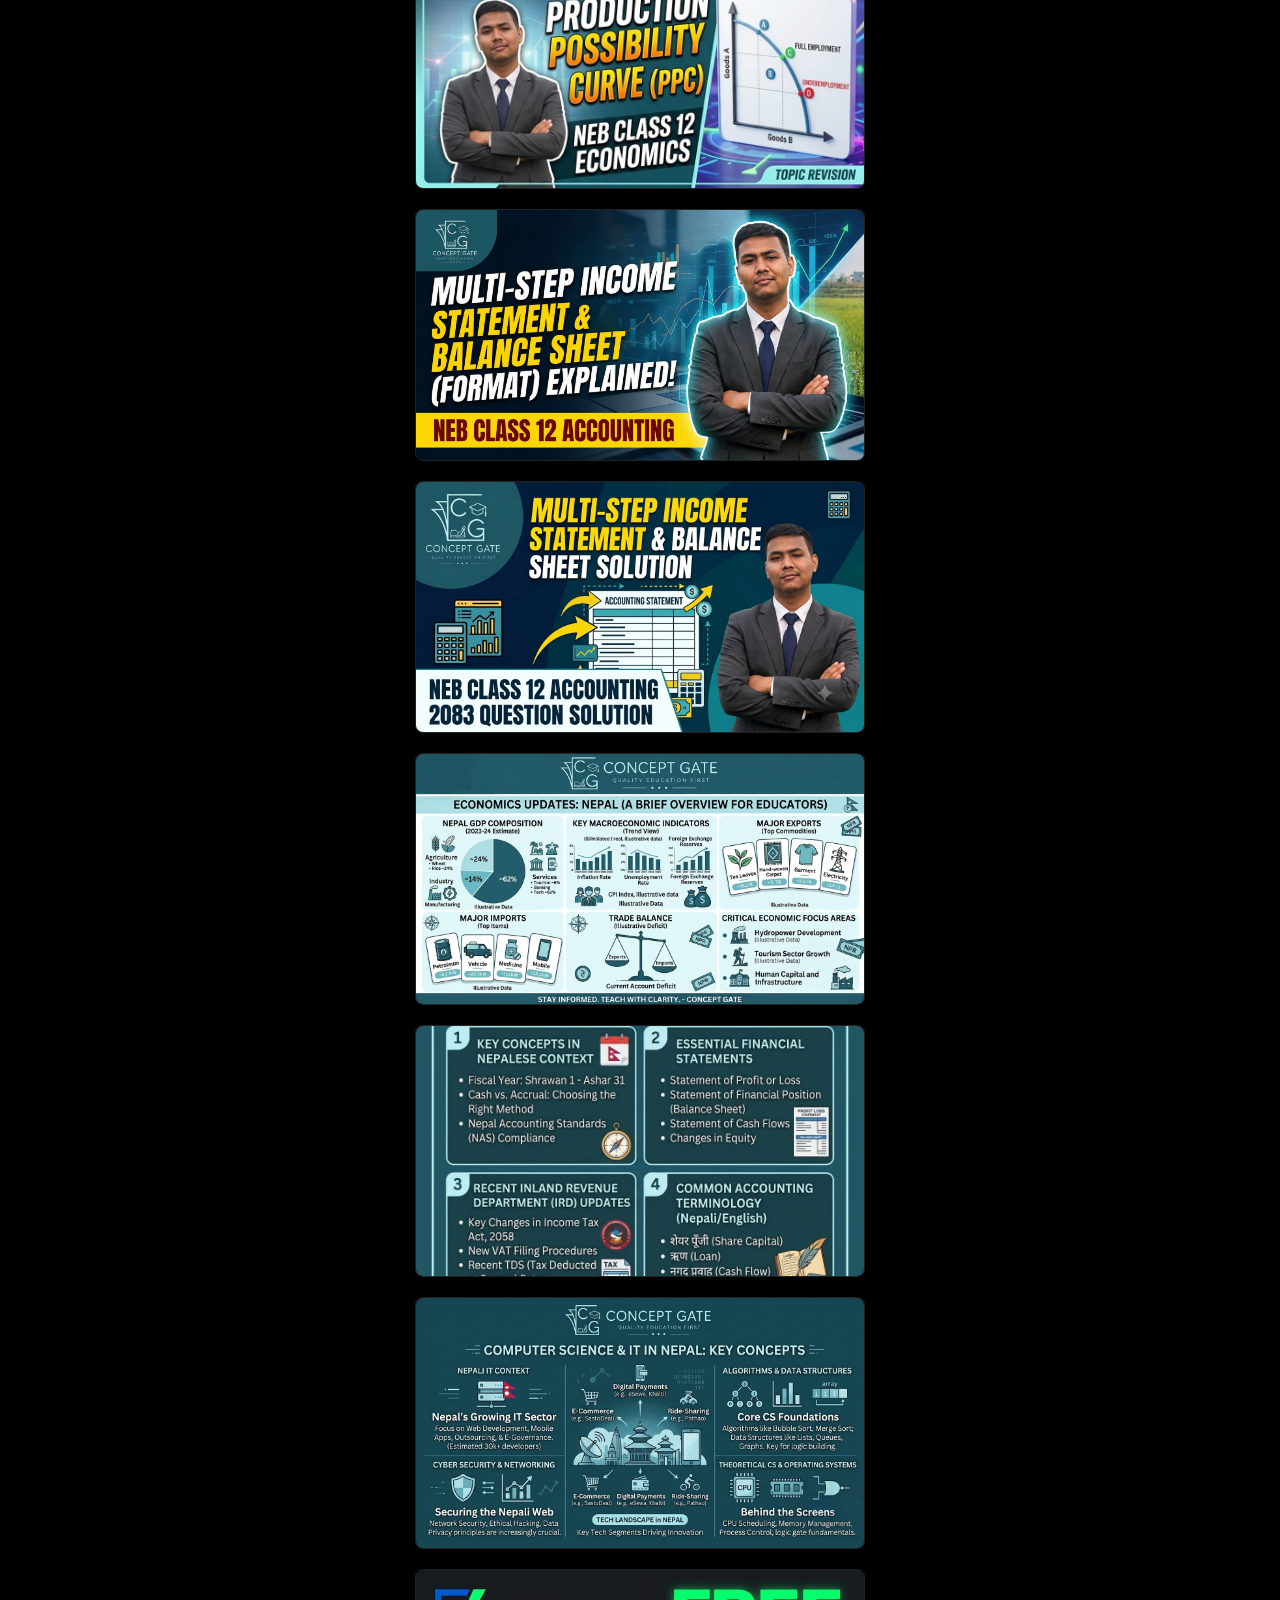
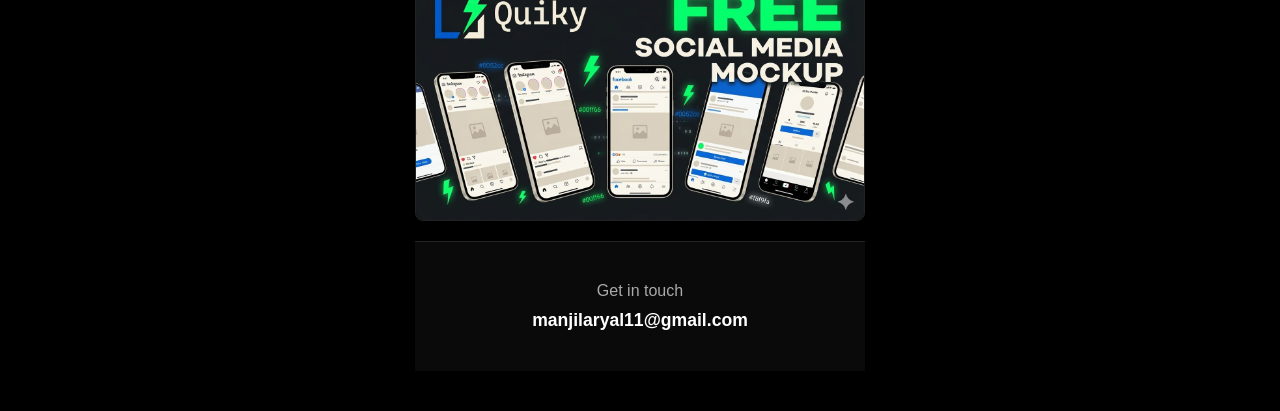
<file: img.html>
<!DOCTYPE html>
<html lang="en">
<head>
    <meta charset="UTF-8">
    <meta name="viewport" content="width=device-width, initial-scale=1.0">
    <title>MANJIL-IMAGE GENERATION</title>
    <style>
        /* Base Styles */
        body {
            background-color: #000000;
            color: #ffffff;
            font-family: 'Segoe UI', Tahoma, Geneva, Verdana, sans-serif;
            margin: 0;
            padding: 0;
            display: flex;
            flex-direction: column;
            min-height: 100vh;
        }

        /* Heading Styles */
        header {
            text-align: center;
            padding: 40px 20px;
        }

        h1 {
            font-size: 2.5rem;
            letter-spacing: 2px;
            margin: 0;
            text-transform: uppercase;
            border-bottom: 2px solid #333;
            display: inline-block;
            padding-bottom: 10px;
        }

        /* Gallery Styles */
        .container {
            flex: 1;
            max-width: 1200px;
            margin: 0 auto;
            padding: 20px;
        }

        .gallery {
            display: grid;
            grid-template-columns: repeat(auto-fit, minmax(280px, 1fr));
            gap: 20px;
            padding: 20px 0;
        }

        .gallery-item {
            overflow: hidden;
            border-radius: 8px;
            border: 1px solid #222;
            background-color: #111;
            transition: transform 0.3s ease, box-shadow 0.3s ease;
        }

        .gallery-item:hover {
            transform: scale(1.03);
            box-shadow: 0 10px 20px rgba(255, 255, 255, 0.1);
        }

        .gallery-item img {
            width: 100%;
            height: 250px;
            object-fit: cover;
            display: block;
        }

        /* Footer Styles */
        footer {
            text-align: center;
            padding: 40px 20px;
            background-color: #0a0a0a;
            border-top: 1px solid #222;
        }

        footer p {
            margin: 0 0 10px 0;
            color: #aaa;
        }

        footer a {
            color: #ffffff;
            text-decoration: none;
            font-weight: bold;
            font-size: 1.1rem;
            transition: color 0.2s ease;
        }

        footer a:hover {
            color: #00bcd4; /* Subtle accent color on hover */
            text-decoration: underline;
        }
    </style>
</head>
<body>

    <!-- Heading Section -->
    <header>
        <h1>image generation</h1>
    </header>

    <!-- Gallery Section -->
    <div class="container">
        <main class="gallery">
            <div class="gallery-item">
                <img src="quiky-1.png" alt="">
            </div>
            <!-- Item 1 -->
            <div class="gallery-item">
                <img src="allocation.jpg" alt="">
            </div>
            <!-- Item 2 -->
            <div class="gallery-item">
                <img src="dflbr.jpg" alt="">
            </div>
            <!-- Item 3 -->
            <div class="gallery-item">
                <img src="ecnomicsystem.jpg" alt="">
            </div>
            <div class="gallery-item">
                <img src="quiky1.jpg" alt="">
            </div>
            <div class="gallery-item">
                <img src="ppc.jpg" alt="">
            </div>
            <div class="gallery-item">
                <img src="multistep.jpg" alt="">
            </div>
            <div class="gallery-item">
                <img src="multistepsoln.jpg" alt="">
            </div>
            <div class="gallery-item">
                <img src="eco.jpg" alt="">
            </div>
            <div class="gallery-item">
                <img src="acc.jpg" alt="">
            </div>
            <div class="gallery-item">
                <img src="it.jpg" alt="">
            </div>
            <div class="gallery-item">
                <img src="quiky2.jpg" alt="">
            </div>
    <!-- Bottom Footer Section -->
    <footer>
        <p>Get in touch</p>
        <a href="mailto:manjilaryal11@gmail.com">manjilaryal11@gmail.com</a>
    </footer>

</body>
</html>
</file>
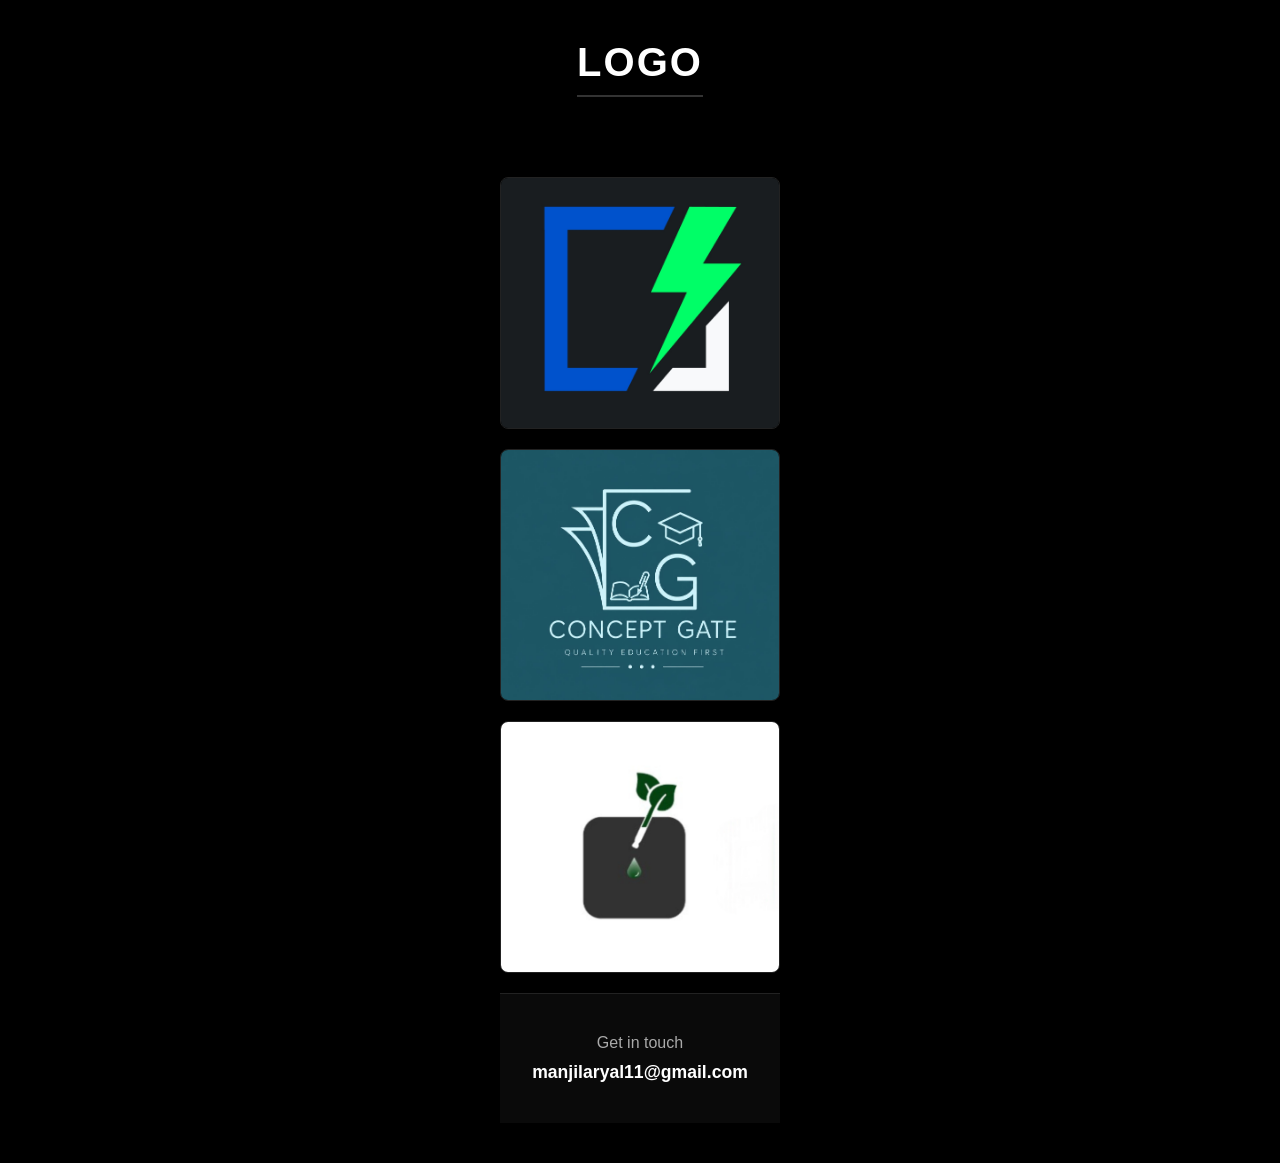
<file: logo.html>
<!DOCTYPE html>
<html lang="en">
<head>
    <meta charset="UTF-8">
    <meta name="viewport" content="width=device-width, initial-scale=1.0">
    <title>MANJIL-LOGO</title>
    <style>
        /* Base Styles */
        body {
            background-color: #000000;
            color: #ffffff;
            font-family: 'Segoe UI', Tahoma, Geneva, Verdana, sans-serif;
            margin: 0;
            padding: 0;
            display: flex;
            flex-direction: column;
            min-height: 100vh;
        }

        /* Heading Styles */
        header {
            text-align: center;
            padding: 40px 20px;
        }

        h1 {
            font-size: 2.5rem;
            letter-spacing: 2px;
            margin: 0;
            text-transform: uppercase;
            border-bottom: 2px solid #333;
            display: inline-block;
            padding-bottom: 10px;
        }

        /* Gallery Styles */
        .container {
            flex: 1;
            max-width: 1200px;
            margin: 0 auto;
            padding: 20px;
        }

        .gallery {
            display: grid;
            grid-template-columns: repeat(auto-fit, minmax(280px, 1fr));
            gap: 20px;
            padding: 20px 0;
        }

        .gallery-item {
            overflow: hidden;
            border-radius: 8px;
            border: 1px solid #222;
            background-color: #111;
            transition: transform 0.3s ease, box-shadow 0.3s ease;
        }

        .gallery-item:hover {
            transform: scale(1.03);
            box-shadow: 0 10px 20px rgba(255, 255, 255, 0.1);
        }

        .gallery-item img {
            width: 100%;
            height: 250px;
            object-fit: cover;
            display: block;
        }

        /* Footer Styles */
        footer {
            text-align: center;
            padding: 40px 20px;
            background-color: #0a0a0a;
            border-top: 1px solid #222;
        }

        footer p {
            margin: 0 0 10px 0;
            color: #aaa;
        }

        footer a {
            color: #ffffff;
            text-decoration: none;
            font-weight: bold;
            font-size: 1.1rem;
            transition: color 0.2s ease;
        }

        footer a:hover {
            color: #00bcd4; /* Subtle accent color on hover */
            text-decoration: underline;
        }
    </style>
</head>
<body>

    <!-- Heading Section -->
    <header>
        <h1>logo</h1>
    </header>

    <!-- Gallery Section -->
    <div class="container">
        <main class="gallery">
            <!-- Item 1 -->
            <div class="gallery-item">
                <img src="quky.jpg" alt="quiky">
            </div>
            <!-- Item 2 -->
            <div class="gallery-item">
                <img src="conceptgate.jpg" alt="Gallery Image 2">
            </div>
            <!-- Item 3 -->
            <div class="gallery-item">
                <img src="botan.jpg" alt="Gallery Image 3">
            </div>
    <!-- Bottom Footer Section -->
    <footer>
        <p>Get in touch</p>
        <a href="mailto:manjilaryal11@gmail.com">manjilaryal11@gmail.com</a>
    </footer>

</body>
</html>
</file>
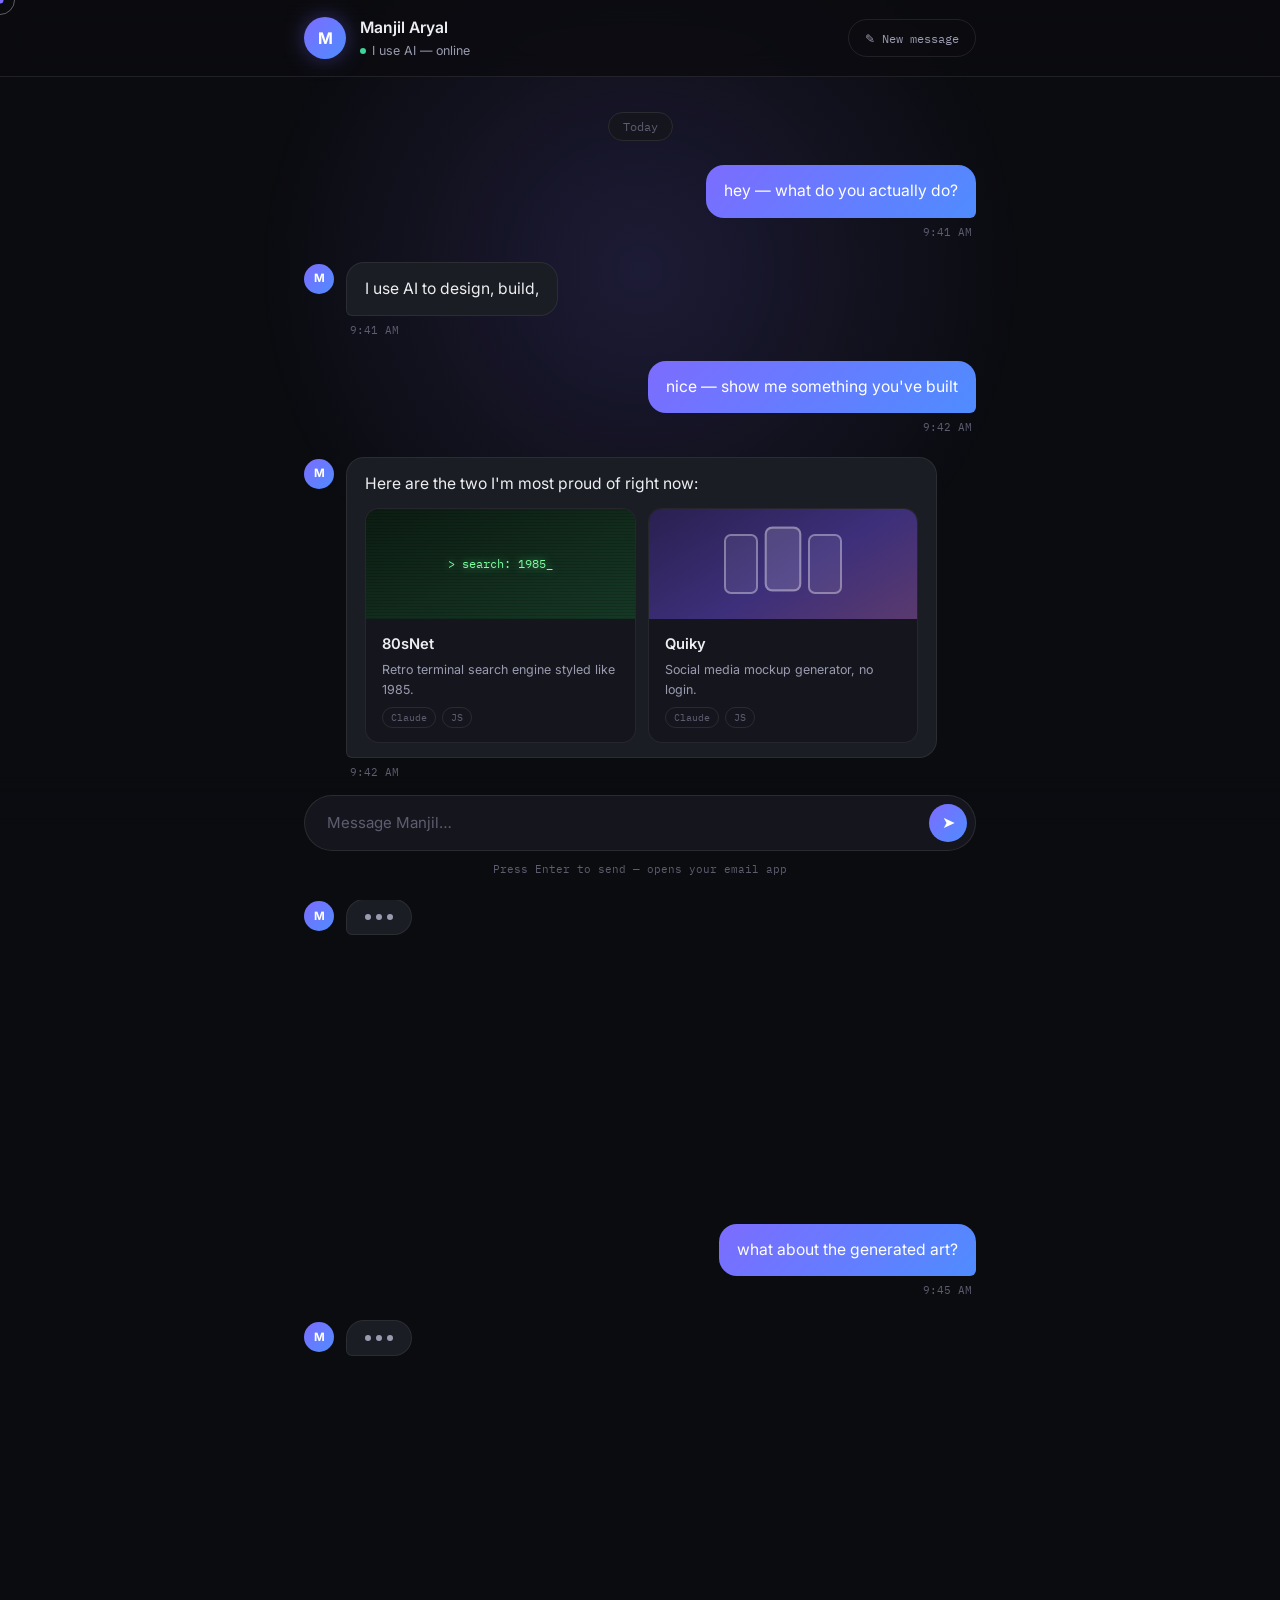
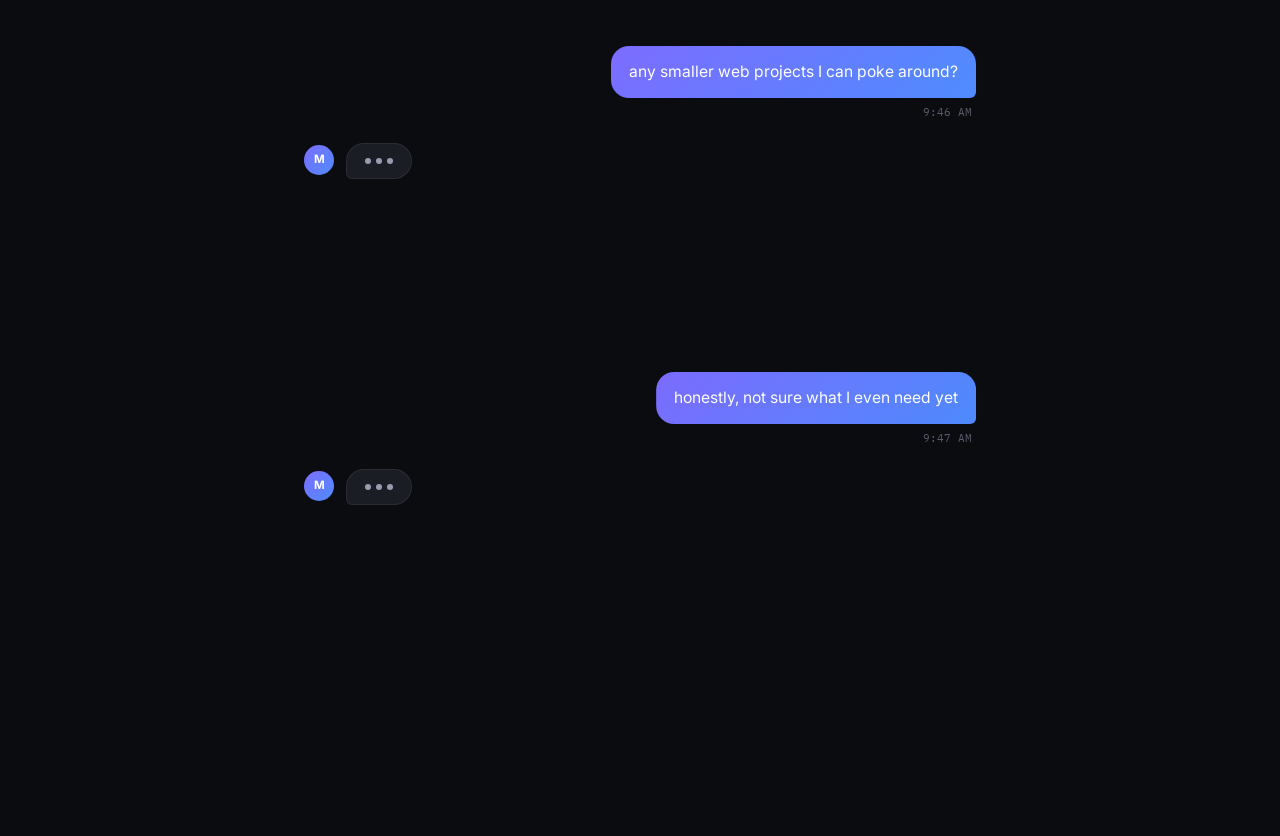
<file: msg.html>
<!DOCTYPE html>
<html lang="en">
<head>
<meta charset="UTF-8">
<meta name="viewport" content="width=device-width, initial-scale=1.0">
<title>Manjil Aryal — I use AI</title>
<meta name="description" content="Manjil Aryal — designer & builder who ships with AI in the loop. Ask me anything.">
<link rel="preconnect" href="https://fonts.googleapis.com">
<link rel="preconnect" href="https://fonts.gstatic.com" crossorigin>
<link href="https://fonts.googleapis.com/css2?family=Inter:wght@400;500;600;700&family=IBM+Plex+Mono:wght@400;500;600&display=swap" rel="stylesheet">
<style>
    :root{
    --bg:#0b0c10;
    --bg-2:#111219;
    --panel:#15161d;
    --bubble-a:#1b1d24;
    --bubble-a-border: rgba(255,255,255,0.07);
    --text:#edeef2;
    --text-soft:#9a9bb0;
    --text-faint:#5c5d6f;
    --violet:#7c6cff;
    --blue:#4f8cff;
    --green:#3ed598;
    --line: rgba(255,255,255,0.09);
    font-size:16px;
  }
  *{ box-sizing:border-box; }
  html{ scroll-behavior:smooth; }
  @media (prefers-reduced-motion: reduce){ html{ scroll-behavior:auto; } }

  body{
    margin:0; background:var(--bg); color:var(--text);
    font-family:'Inter', sans-serif; line-height:1.5;
    -webkit-font-smoothing:antialiased;
  }
  body.has-cursor, body.has-cursor a, body.has-cursor button{ cursor:none; }
  ::selection{ background:var(--violet); color:#fff; }
  a{ color:inherit; text-decoration:none; }
  .mono{ font-family:'IBM Plex Mono', monospace; }

  .cursor-dot, .cursor-ring{ position:fixed; top:0; left:0; pointer-events:none; z-index:300; transform:translate(-50%,-50%); opacity:0; }
  .cursor-dot{ width:7px; height:7px; border-radius:50%; background:var(--violet); }
  .cursor-ring{ width:30px; height:30px; border-radius:50%; border:1.5px solid rgba(255,255,255,0.35); transition:width .25s, height .25s, border-color .25s, background .25s; }
  body.has-cursor .cursor-dot, body.has-cursor .cursor-ring{ opacity:1; }
  .cursor-ring.hovering{ width:50px; height:50px; background:rgba(124,108,255,0.15); border-color:var(--violet); }

  .glow{
    position:fixed; top:-20%; left:50%; width:900px; height:900px; transform:translateX(-50%);
    background:radial-gradient(circle, rgba(124,108,255,0.16), transparent 60%);
    pointer-events:none; z-index:0;
  }

  /* ---------- HEADER ---------- */
  .chat-header{
    position:sticky; top:0; z-index:50;
    background:rgba(11,12,16,0.82); backdrop-filter:blur(14px);
    border-bottom:1px solid var(--line);
  }
  .chat-header .inner{
    max-width:720px; margin:0 auto; padding:16px 24px;
    display:flex; align-items:center; gap:14px;
  }
  .avatar{
    width:42px; height:42px; border-radius:50%; flex-shrink:0;
    background:linear-gradient(135deg, var(--violet), var(--blue));
    display:flex; align-items:center; justify-content:center;
    font-weight:700; font-size:1rem; color:#fff;
    box-shadow:0 0 24px -4px rgba(124,108,255,0.6);
  }
  .h-name{ font-weight:600; font-size:0.98rem; }
  .h-status{
    font-size:0.78rem; color:var(--text-soft); display:flex; align-items:center; gap:6px; margin-top:2px;
  }
  .h-status .dot{ width:6px; height:6px; border-radius:50%; background:var(--green); animation:pulse 1.8s ease-in-out infinite; }
  @keyframes pulse{ 0%,100%{opacity:1;} 50%{opacity:0.3;} }
  .h-cta{
    margin-left:auto; font-family:'IBM Plex Mono', monospace; font-size:0.78rem;
    border:1px solid var(--line); padding:9px 16px; border-radius:999px; color:var(--text-soft);
    display:flex; align-items:center; gap:6px; white-space:nowrap;
  }
  .h-cta:hover{ color:var(--text); border-color:rgba(255,255,255,0.25); }

  /* ---------- THREAD ---------- */
  .thread{ max-width:720px; margin:0 auto; padding:36px 24px 60px; position:relative; z-index:1; }
  .date-chip{
    text-align:center; margin-bottom:28px;
  }
  .date-chip span{
    font-family:'IBM Plex Mono', monospace; font-size:0.72rem; color:var(--text-faint);
    background:var(--panel); border:1px solid var(--line); padding:6px 14px; border-radius:999px;
  }

  .msg{ display:flex; gap:12px; margin-top:22px; align-items:flex-start; }
  .msg-user{ justify-content:flex-end; }
  .msg-user .col{ align-items:flex-end; display:flex; flex-direction:column; max-width:78%; }
  .msg-assistant .col{ align-items:flex-start; display:flex; flex-direction:column; max-width:88%; }

  .msg .avatar-sm{
    width:30px; height:30px; border-radius:50%; flex-shrink:0; margin-top:2px;
    background:linear-gradient(135deg, var(--violet), var(--blue));
    display:flex; align-items:center; justify-content:center; font-size:0.72rem; font-weight:700; color:#fff;
  }

  .bubble{
    border-radius:18px; padding:14px 18px; font-size:0.98rem; line-height:1.55;
  }
  .msg-user .bubble{
    background:linear-gradient(135deg, var(--violet), var(--blue)); color:#fff;
    border-bottom-right-radius:6px;
  }
  .msg-assistant .bubble{
    background:var(--bubble-a); border:1px solid var(--bubble-a-border);
    border-bottom-left-radius:6px;
  }
  .meta{ font-size:0.68rem; color:var(--text-faint); margin-top:6px; padding:0 4px; }

  .typing-indicator{
    background:var(--bubble-a); border:1px solid var(--bubble-a-border);
    border-radius:18px; border-bottom-left-radius:6px;
    padding:14px 18px; display:inline-flex; gap:5px; align-items:center;
  }
  .typing-indicator span{
    width:6px; height:6px; border-radius:50%; background:var(--text-soft);
    animation:bounce 1.1s ease-in-out infinite;
  }
  .typing-indicator span:nth-child(2){ animation-delay:0.15s; }
  .typing-indicator span:nth-child(3){ animation-delay:0.3s; }
  @keyframes bounce{ 0%,60%,100%{ transform:translateY(0); opacity:0.4; } 30%{ transform:translateY(-4px); opacity:1; } }

  [data-reveal]{ opacity:0; }

  /* ---------- ATTACHMENTS ---------- */
  .attach-cards{ display:grid; grid-template-columns:1fr 1fr; gap:12px; margin-top:12px; }
  @media (max-width:600px){ .attach-cards{ grid-template-columns:1fr; } }
  .acard{
    display:block; border-radius:14px; overflow:hidden; border:1px solid var(--bubble-a-border);
    background:var(--panel); transition:transform .2s ease, border-color .2s ease;
  }
  .acard:hover{ transform:translateY(-3px); border-color:rgba(124,108,255,0.5); }
  .acard .prev{ height:110px; position:relative; display:flex; align-items:center; justify-content:center; }
  .prev-80s{ background:repeating-linear-gradient(0deg, rgba(0,0,0,0.15) 0 1px, transparent 1px 3px), linear-gradient(160deg, #0c1c12, #163825); }
  .prev-80s span{ font-family:'IBM Plex Mono', monospace; color:#7cffa0; font-size:0.74rem; text-shadow:0 0 8px rgba(124,255,160,.6); }
  .prev-quiky{ background:linear-gradient(150deg, #2a2050, #3d2f7a 55%, #5a3a6e); }
  .prev-quiky .phones{ display:flex; gap:8px; }
  .prev-quiky .phone{ width:34px; height:60px; border-radius:7px; background:rgba(255,255,255,0.08); border:2px solid rgba(255,255,255,0.35); }
  .prev-quiky .phone.mid{ transform:translateY(-5px) scale(1.08); background:rgba(255,255,255,0.14); }
  .acard .abody{ padding:14px 16px; }
  .acard h4{ font-size:0.92rem; font-weight:600; margin:0 0 4px; }
  .acard p{ font-size:0.78rem; color:var(--text-soft); margin:0; }
  .acard .tags{ display:flex; gap:6px; flex-wrap:wrap; margin-top:8px; }
  .acard .tag{ font-family:'IBM Plex Mono', monospace; font-size:0.62rem; color:var(--text-faint); border:1px solid var(--line); padding:2px 8px; border-radius:999px; }

  .logo-grid{ display:grid; grid-template-columns:repeat(3,1fr); gap:10px; margin-top:12px; }
  .logo-grid .lbox{ background:#fff; border-radius:12px; padding:14px; display:flex; align-items:center; justify-content:center; aspect-ratio:1; }
  .logo-grid img{ max-width:100%; max-height:100%; object-fit:contain; }
  @media (max-width:480px){ .logo-grid{ grid-template-columns:repeat(2,1fr); } }

  .img-scroll{
    display:grid;
    grid-template-columns:repeat(auto-fill, minmax(84px, 1fr));
    gap:8px; margin-top:12px; width:100%;
  }
  .img-scroll img{
    width:100%; aspect-ratio:1; object-fit:cover;
    border-radius:10px; border:1px solid var(--bubble-a-border);
    display:block;
  }
  @media (max-width:480px){
    .img-scroll{ grid-template-columns:repeat(auto-fill, minmax(72px, 1fr)); }
  }

  .chip-row{ display:flex; flex-wrap:wrap; gap:8px; margin-top:12px; }
  .chip{
    font-family:'IBM Plex Mono', monospace; font-size:0.78rem;
    border:1px solid var(--line); padding:8px 14px; border-radius:999px; color:var(--text-soft);
    transition:background .18s ease, color .18s ease, border-color .18s ease, transform .18s ease;
  }
  .chip:hover{ background:var(--text); color:var(--bg); border-color:var(--text); transform:translateY(-2px); }
  .chip.accent{ background:linear-gradient(135deg, var(--violet), var(--blue)); color:#fff; border:none; }
  .chip.accent:hover{ transform:translateY(-2px); opacity:0.92; background:linear-gradient(135deg, var(--violet), var(--blue)); color:#fff; }

  /* ---------- COMPOSER ---------- */
  .composer-wrap{
    position:sticky; bottom:0; z-index:40;
    background:linear-gradient(to top, var(--bg) 60%, transparent);
    padding:18px 24px 22px;
  }
  .composer{
    max-width:672px; margin:0 auto;
    display:flex; align-items:center; gap:10px;
    background:var(--panel); border:1px solid var(--line);
    border-radius:999px; padding:8px 8px 8px 20px;
  }
  .composer input{
    flex:1; background:none; border:none; outline:none; color:var(--text);
    font-family:'Inter', sans-serif; font-size:0.94rem;
  }
  .composer input::placeholder{ color:var(--text-faint); }
  .composer button{
    width:38px; height:38px; border-radius:50%; border:none; flex-shrink:0;
    background:linear-gradient(135deg, var(--violet), var(--blue)); color:#fff;
    display:flex; align-items:center; justify-content:center; font-size:1rem;
  }
  .composer-hint{ text-align:center; font-size:0.7rem; color:var(--text-faint); margin-top:10px; font-family:'IBM Plex Mono', monospace; }
</style>
</head>
<body>

<div class="glow" aria-hidden="true"></div>
<div class="cursor-dot" id="cursorDot"></div>
<div class="cursor-ring" id="cursorRing"></div>

<header class="chat-header">
  <div class="inner">
    <div class="avatar">M</div>
    <div>
      <div class="h-name">Manjil Aryal</div>
      <div class="h-status"><span class="dot"></span> I use AI — online</div>
    </div>
    <a class="h-cta" href="mailto:manjilaryal11@gmail.com">✎ New message</a>
  </div>
</header>

<main class="thread" id="thread">
  <div class="date-chip"><span>Today</span></div>

  <div class="msg msg-user" data-reveal data-anim="user">
    <div class="col">
      <div class="bubble">hey — what do you actually do?</div>
      <div class="meta mono">9:41 AM</div>
    </div>
  </div>

  <div class="msg msg-assistant" data-assistant data-typewriter>
    <div class="avatar-sm">M</div>
    <div class="col">
      <div class="typing-indicator" data-typing><span></span><span></span><span></span></div>
      <div class="bubble" data-reveal data-content>I use AI to design, build, and ship things.</div>
      <div class="meta mono" data-reveal data-meta>9:41 AM</div>
    </div>
  </div>

  <div class="msg msg-user" data-reveal data-anim="user">
    <div class="col">
      <div class="bubble">nice — show me something you've built</div>
      <div class="meta mono">9:42 AM</div>
    </div>
  </div>

  <div class="msg msg-assistant" data-assistant>
    <div class="avatar-sm">M</div>
    <div class="col">
      <div class="typing-indicator" data-typing><span></span><span></span><span></span></div>
      <div class="bubble" data-reveal data-content>
        Here are the two I'm most proud of right now:
        <div class="attach-cards">
          <a class="acard" href="https://80snet.vercel.app/" target="_blank" rel="noopener">
            <div class="prev prev-80s"><span class="mono">&gt; search: 1985_</span></div>
            <div class="abody">
              <h4>80sNet</h4>
              <p>Retro terminal search engine styled like 1985.</p>
              <div class="tags"><span class="tag">Claude</span><span class="tag">JS</span></div>
            </div>
          </a>
          <a class="acard" href="https://quiky.vercel.app/" target="_blank" rel="noopener">
            <div class="prev prev-quiky"><div class="phones"><div class="phone"></div><div class="phone mid"></div><div class="phone"></div></div></div>
            <div class="abody">
              <h4>Quiky</h4>
              <p>Social media mockup generator, no login.</p>
              <div class="tags"><span class="tag">Claude</span><span class="tag">JS</span></div>
            </div>
          </a>
        </div>
      </div>
      <div class="meta mono" data-reveal data-meta>9:42 AM</div>
    </div>
  </div>

  <div class="msg msg-user" data-reveal data-anim="user">
    <div class="col">
      <div class="bubble">got any logo or brand work too?</div>
      <div class="meta mono">9:44 AM</div>
    </div>
  </div>

  <div class="msg msg-assistant" data-assistant>
    <div class="avatar-sm">M</div>
    <div class="col">
      <div class="typing-indicator" data-typing><span></span><span></span><span></span></div>
      <div class="bubble" data-reveal data-content>
        Yeah, a bit of identity work too:
        <div class="logo-grid">
          <div class="lbox"><img src="quky.jpg" alt="Quiky logo" loading="lazy"></div>
          <div class="lbox"><img src="conceptgate.jpg" alt="Conceptgate logo" loading="lazy"></div>
          <div class="lbox"><img src="botan.jpg" alt="Botan logo" loading="lazy"></div>
        </div>
      </div>
      <div class="meta mono" data-reveal data-meta>9:44 AM</div>
    </div>
  </div>

  <div class="msg msg-user" data-reveal data-anim="user">
    <div class="col">
      <div class="bubble">what about the generated art?</div>
      <div class="meta mono">9:45 AM</div>
    </div>
  </div>

  <div class="msg msg-assistant" data-assistant>
    <div class="avatar-sm">M</div>
    <div class="col">
      <div class="typing-indicator" data-typing><span></span><span></span><span></span></div>
      <div class="bubble" data-reveal data-content>
        A handful of pieces, all made with Gemini — swipe through:
        <div class="img-scroll">
          <img src="quiky-1.png" alt="Quiky generated visual" loading="lazy">
          <img src="allocation.jpg" alt="Allocation generated visual" loading="lazy">
          <img src="ecnomicsystem.jpg" alt="Economic system generated visual" loading="lazy">
          <img src="quiky1.jpg" alt="Quiky generated visual" loading="lazy">
          <img src="quiky2.jpg" alt="Quiky generated visual" loading="lazy">
          <img src="ppc.jpg" alt="PPC generated visual" loading="lazy">
          <img src="multistep.jpg" alt="Multistep generated visual" loading="lazy">
          <img src="multistepsoln.jpg" alt="Multistep solution generated visual" loading="lazy">
          <img src="it.jpg" alt="IT generated visual" loading="lazy">
          <img src="eco.jpg" alt="Eco generated visual" loading="lazy">
          <img src="dflbr.jpg" alt="Dflbr generated visual" loading="lazy">
        </div>
      </div>
      <div class="meta mono" data-reveal data-meta>9:45 AM</div>
    </div>
  </div>

  <div class="msg msg-user" data-reveal data-anim="user">
    <div class="col">
      <div class="bubble">any smaller web projects I can poke around?</div>
      <div class="meta mono">9:46 AM</div>
    </div>
  </div>

  <div class="msg msg-assistant" data-assistant>
    <div class="avatar-sm">M</div>
    <div class="col">
      <div class="typing-indicator" data-typing><span></span><span></span><span></span></div>
      <div class="bubble" data-reveal data-content>
        Plenty — here's the archive:
        <div class="chip-row">
          <a class="chip" href="https://manjilaryal546.github.io/collection-of-films/" target="_blank" rel="noopener">FILMs ↗</a>
          <a class="chip" href="https://manjilaryal.github.io/MQP/" target="_blank" rel="noopener">MCQ ↗</a>
          <a class="chip" href="https://manjilaryal.github.io/SquidGame/" target="_blank" rel="noopener">Invitation ↗</a>
          <a class="chip" href="https://manjilaryal.github.io/IMDc/" target="_blank" rel="noopener">IMDc ↗</a>
          <a class="chip" href="https://manjilaryal.github.io/biralo/" target="_blank" rel="noopener">Biralo ↗</a>
          <a class="chip" href="https://manjilaryal.github.io/Earn-Money/" target="_blank" rel="noopener">Quiz ↗</a>
          <a class="chip" href="https://manjilaryal.github.io/Discover-Cats/" target="_blank" rel="noopener">Cats ↗</a>
        </div>
      </div>
      <div class="meta mono" data-reveal data-meta>9:46 AM</div>
    </div>
  </div>

  <div class="msg msg-user" data-reveal data-anim="user">
    <div class="col">
      <div class="bubble">honestly, not sure what I even need yet</div>
      <div class="meta mono">9:47 AM</div>
    </div>
  </div>

  <div class="msg msg-assistant" data-assistant data-typewriter>
    <div class="avatar-sm">M</div>
    <div class="col">
      <div class="typing-indicator" data-typing><span></span><span></span><span></span></div>
      <div class="bubble" data-reveal data-content>
        I don't know what I'm capable of yet either — ask me, and maybe I'll be able to help.
        <div class="chip-row">
          <a class="chip accent" href="mailto:manjilaryal11@gmail.com">Let's talk →</a>
        </div>
      </div>
      <div class="meta mono" data-reveal data-meta>9:47 AM</div>
    </div>
  </div>

</main>

<div class="composer-wrap">
  <div class="composer">
    <input type="text" id="composerInput" placeholder="Message Manjil…" autocomplete="off">
    <button id="composerSend" aria-label="Send">➤</button>
  </div>
  <div class="composer-hint">Press Enter to send — opens your email app</div>
</div>

<script src="https://cdnjs.cloudflare.com/ajax/libs/gsap/3.12.5/gsap.min.js"></script>
<script>
  var reduceMotion = window.matchMedia('(prefers-reduced-motion: reduce)').matches;
  var fineCursor = window.matchMedia('(pointer: fine)').matches && !('ontouchstart' in window);

  /* ---------------- CUSTOM CURSOR ---------------- */
  if (fineCursor){
    document.body.classList.add('has-cursor');
    var dot = document.getElementById('cursorDot');
    var ring = document.getElementById('cursorRing');
    if (window.gsap){
      var mdx = gsap.quickTo(dot, 'x', { duration: 0.05 });
      var mdy = gsap.quickTo(dot, 'y', { duration: 0.05 });
      var mrx = gsap.quickTo(ring, 'x', { duration: 0.24, ease: 'power3.out' });
      var mry = gsap.quickTo(ring, 'y', { duration: 0.24, ease: 'power3.out' });
      window.addEventListener('mousemove', function(e){ mdx(e.clientX); mdy(e.clientY); mrx(e.clientX); mry(e.clientY); });
    } else {
      window.addEventListener('mousemove', function(e){
        var t = 'translate(' + e.clientX + 'px,' + e.clientY + 'px) translate(-50%,-50%)';
        dot.style.transform = t; ring.style.transform = t;
      });
    }
    document.querySelectorAll('a, button, input').forEach(function(el){
      el.addEventListener('mouseenter', function(){ ring.classList.add('hovering'); });
      el.addEventListener('mouseleave', function(){ ring.classList.remove('hovering'); });
    });
  }

  /* ---------------- REVEAL HELPERS ---------------- */
  function revealUserMsg(el){
    if (!window.gsap || reduceMotion){ el.style.opacity = 1; return; }
    gsap.fromTo(el, { autoAlpha: 0, x: 24 }, { autoAlpha: 1, x: 0, duration: 0.5, ease: 'power3.out' });
  }

  function revealAssistant(group){
    var typing = group.querySelector('[data-typing]');
    var bubble = group.querySelector('[data-content]');
    var meta = group.querySelector('[data-meta]');
    var useTypewriter = group.hasAttribute('data-typewriter') && !reduceMotion;
    var fullText = null;

    if (reduceMotion){
      typing.style.display = 'none';
      bubble.style.opacity = 1;
      meta.style.opacity = 1;
      return;
    }

    typing.style.display = 'inline-flex';

    setTimeout(function(){
      typing.style.display = 'none';

      if (useTypewriter){
        /* only typewrite the leading text node, keep any nested markup (cards/chips) intact */
        var firstNode = bubble.childNodes[0];
        if (firstNode && firstNode.nodeType === 3 && firstNode.textContent.trim().length){
          fullText = firstNode.textContent;
          firstNode.textContent = '';
          bubble.style.opacity = 1;
          meta.style.opacity = 1;
          var i = 0;
          (function type(){
            i++;
            firstNode.textContent = fullText.slice(0, i);
            if (i < fullText.length){ setTimeout(type, 22); }
          })();
          return;
        }
      }

      if (window.gsap){
        gsap.fromTo(bubble, { autoAlpha: 0, y: 14 }, { autoAlpha: 1, y: 0, duration: 0.5, ease: 'power3.out' });
        gsap.to(meta, { autoAlpha: 1, duration: 0.4, delay: 0.15 });
      } else {
        bubble.style.opacity = 1; meta.style.opacity = 1;
      }
    }, 750 + Math.random() * 350);
  }

  /* first two message groups (visible above the fold) play immediately */
  var allMsgs = document.querySelectorAll('.msg');
  var played = new WeakSet();

  function playMsg(el){
    if (played.has(el)) return;
    played.add(el);
    if (el.classList.contains('msg-user')){ revealUserMsg(el); }
    else { revealAssistant(el); }
  }

  if ('IntersectionObserver' in window){
    var io = new IntersectionObserver(function(entries){
      entries.forEach(function(entry){
        if (entry.isIntersecting){ playMsg(entry.target); io.unobserve(entry.target); }
      });
    }, { threshold: 0.35, rootMargin: '0px 0px -10% 0px' });
    allMsgs.forEach(function(el){ io.observe(el); });
  } else {
    allMsgs.forEach(playMsg);
  }

  /* ---------------- COMPOSER ---------------- */
  var input = document.getElementById('composerInput');
  var sendBtn = document.getElementById('composerSend');

  function sendMessage(){
    var val = input.value.trim();
    if (!val){
      document.getElementById('thread').scrollIntoView({ behavior: reduceMotion ? 'auto' : 'smooth' });
      return;
    }
    var subject = encodeURIComponent('Project inquiry via portfolio');
    var body = encodeURIComponent(val);
    window.location.href = 'mailto:manjilaryal11@gmail.com?subject=' + subject + '&body=' + body;
    input.value = '';
  }
  sendBtn.addEventListener('click', sendMessage);
  input.addEventListener('keydown', function(e){ if (e.key === 'Enter'){ e.preventDefault(); sendMessage(); } });
</script>

</body>
</html>
</file>
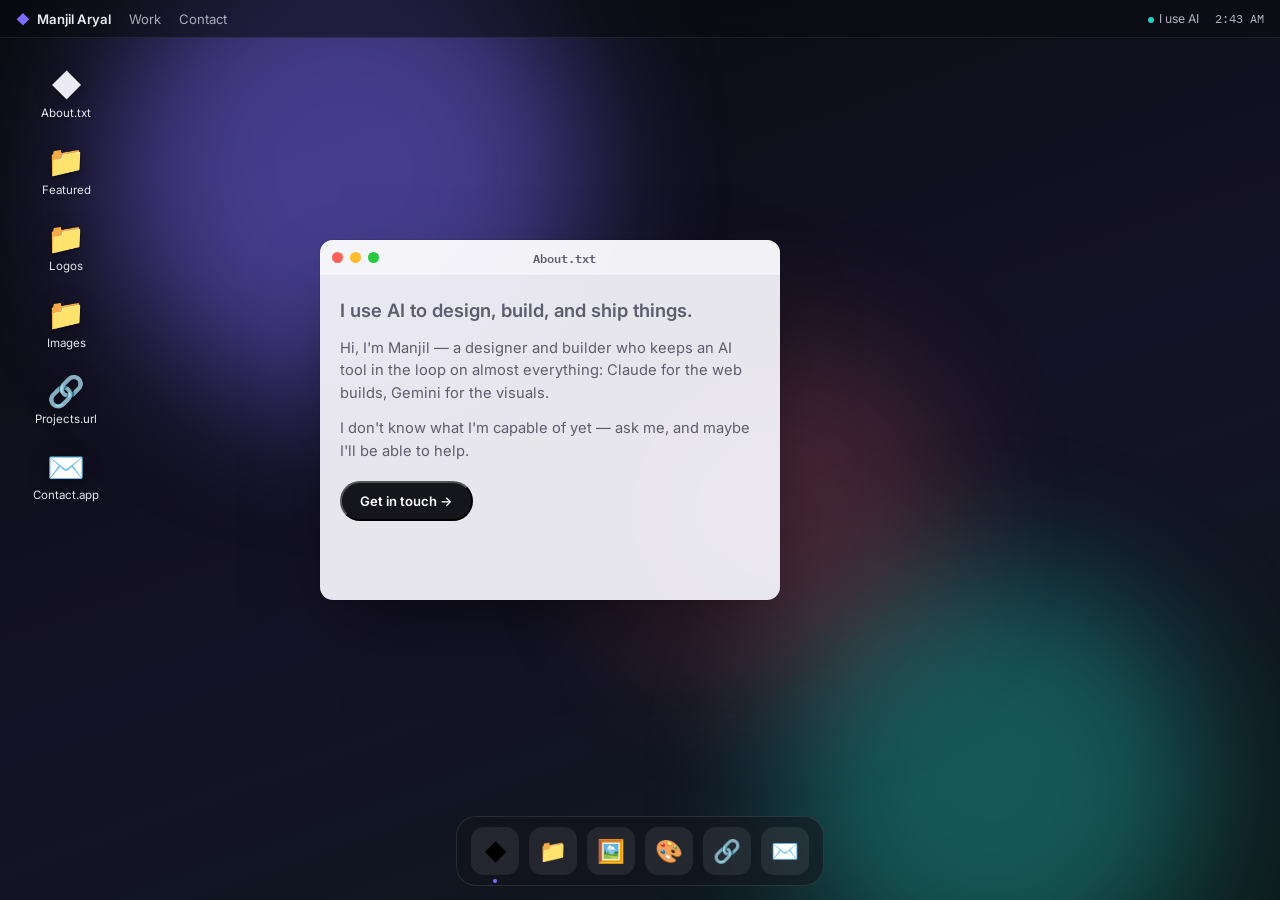
<file: os.html>
<!DOCTYPE html>
<html lang="en">
<head>
<meta charset="UTF-8">
<meta name="viewport" content="width=device-width, initial-scale=1.0">
<title>Manjil Aryal — I use AI</title>
<meta name="description" content="Manjil Aryal — designer & builder who ships with AI in the loop. Explore the desktop.">
<link rel="preconnect" href="https://fonts.googleapis.com">
<link rel="preconnect" href="https://fonts.gstatic.com" crossorigin>
<link href="https://fonts.googleapis.com/css2?family=Inter:wght@400;500;600;700&family=IBM+Plex+Mono:wght@400;500;600&display=swap" rel="stylesheet">
<style>
  :root{
    --wall-1:#0a0b10; --wall-2:#141226; --wall-3:#0d1a1c;
    --violet:#7c6cff; --teal:#22d3c0; --coral:#ff6b6b; --amber:#febc2e;
    --glass:rgba(245,244,250,0.94);
    --glass-2:rgba(255,255,255,0.65);
    --ink:#15151c; --ink-soft:#5c5d6f; --line:rgba(21,21,28,0.1);
    font-size:16px;
  }
  *{ box-sizing:border-box; }
  html,body{ height:100%; }
  body{
    margin:0; overflow:hidden; background:var(--wall-1); color:var(--ink);
    font-family:'Inter', sans-serif; -webkit-font-smoothing:antialiased;
  }
  @media (max-width:760px){ body{ overflow-y:auto; } }
  a{ color:inherit; text-decoration:none; }
  button{ font-family:inherit; cursor:pointer; }
  .mono{ font-family:'IBM Plex Mono', monospace; }

  /* ---------------- WALLPAPER ---------------- */
  .wallpaper{ position:fixed; inset:0; z-index:0; background:linear-gradient(160deg, var(--wall-1), var(--wall-2) 55%, var(--wall-3)); overflow:hidden; }
  .blob{ position:absolute; border-radius:50%; filter:blur(70px); opacity:0.5; }
  .blob-1{ width:480px; height:480px; background:var(--violet); top:-8%; left:8%; }
  .blob-2{ width:420px; height:420px; background:var(--teal); bottom:-10%; right:6%; opacity:0.35; }
  .blob-3{ width:340px; height:340px; background:var(--coral); top:38%; right:26%; opacity:0.22; }
  .grain2{ position:absolute; inset:0; opacity:0.5; background-image:radial-gradient(rgba(255,255,255,0.04) 0.6px, transparent 0.6px); background-size:20px 20px; }

  /* ---------------- MENU BAR ---------------- */
  .menubar{
    position:fixed; top:0; left:0; right:0; height:38px; z-index:200;
    background:rgba(10,11,16,0.55); backdrop-filter:blur(16px);
    border-bottom:1px solid rgba(255,255,255,0.08);
    display:flex; align-items:center; justify-content:space-between;
    padding:0 16px; color:#eceaf4; font-size:0.82rem;
  }
  .mb-left{ display:flex; align-items:center; gap:18px; }
  .mb-brand{ display:flex; align-items:center; gap:7px; font-weight:600; }
  .mb-brand .diamond{ color:var(--violet); }
  .mb-menu{ color:rgba(236,234,244,0.7); }
  .mb-menu:hover{ color:#fff; }
  .mb-right{ display:flex; align-items:center; gap:16px; color:rgba(236,234,244,0.75); font-size:0.76rem; }
  .mb-right .dot{ width:6px; height:6px; border-radius:50%; background:var(--teal); display:inline-block; margin-right:5px; animation:pulse 1.8s ease-in-out infinite; }
  @keyframes pulse{ 0%,100%{opacity:1;} 50%{opacity:0.3;} }
  @media (max-width:600px){ .mb-menu{ display:none; } }

  /* ---------------- DESKTOP ICONS ---------------- */
  .desktop{
    position:fixed; top:38px; left:0; right:0; bottom:96px; z-index:5;
    padding:22px; display:flex; flex-direction:column; flex-wrap:wrap; gap:6px; align-content:flex-start;
  }
  .icon{
    width:88px; background:none; border:none; padding:10px 4px; border-radius:10px;
    display:flex; flex-direction:column; align-items:center; gap:6px;
    color:#eceaf4; text-shadow:0 1px 3px rgba(0,0,0,0.4);
  }
  .icon:hover, .icon:focus-visible{ background:rgba(255,255,255,0.08); }
  .icon .glyph{ font-size:1.9rem; line-height:1; filter:drop-shadow(0 4px 10px rgba(0,0,0,0.35)); }
  .icon span{ font-size:0.72rem; text-align:center; }
  @media (max-width:760px){ .desktop{ display:none; } }

  /* ---------------- WINDOWS ---------------- */
  .window{
    display:none; position:fixed; z-index:20; flex-direction:column;
    background:var(--glass); border-radius:13px; overflow:hidden;
    box-shadow:0 30px 70px -20px rgba(0,0,0,0.55), 0 0 0 1px rgba(0,0,0,0.06);
    min-width:280px; min-height:220px;
  }
  .window.open{ display:flex; }
  .titlebar{
    height:36px; flex-shrink:0; display:flex; align-items:center; gap:10px; padding:0 12px;
    background:rgba(255,255,255,0.5); border-bottom:1px solid rgba(0,0,0,0.06);
    cursor:grab; touch-action:none;
  }
  .titlebar:active{ cursor:grabbing; }
  .traffic{ display:flex; gap:7px; }
  .traffic span{ width:11px; height:11px; border-radius:50%; display:flex; align-items:center; justify-content:center; border:none; padding:0; position:relative; }
  .traffic span::before{ content:''; position:absolute; inset:-6px; }
  .t-close{ background:#ff5f57; font-size:8px; color:rgba(0,0,0,0); }
  .t-close:hover{ color:rgba(0,0,0,0.5); }
  .t-close::after{ content:'×'; font-size:9px; line-height:1; }
  .t-min{ background:#febc2e; }
  .t-max{ background:#28c840; }
  .wtitle{ font-size:0.78rem; font-weight:600; color:var(--ink-soft); margin:0 auto; transform:translateX(-14px); }
  .wcontent{ padding:20px; overflow-y:auto; flex:1; font-size:0.92rem; line-height:1.55; color:var(--ink); }
  .wcontent::-webkit-scrollbar{ width:7px; }
  .wcontent::-webkit-scrollbar-thumb{ background:rgba(0,0,0,0.15); border-radius:999px; }

  @media (max-width:760px){
    .window{
      position:fixed !important; top:38px !important; left:0 !important; right:0 !important; bottom:70px !important;
      width:auto !important; height:auto !important; border-radius:0 !important;
    }
  }

  /* ---------- window content shared ---------- */
  .w-tagline{ font-size:1.15rem; font-weight:600; margin:0 0 12px; }
  .w-body p{ margin:0 0 12px; color:var(--ink-soft); }
  .w-btn{
    display:inline-flex; align-items:center; gap:6px; margin-top:6px;
    background:var(--ink); color:#fff; font-size:0.82rem; font-weight:600;
    padding:10px 18px; border-radius:999px;
  }

  .featured-card{ border:1px solid var(--line); border-radius:12px; overflow:hidden; margin-bottom:16px; display:block; }
  .featured-card:last-child{ margin-bottom:0; }
  .fc-prev{ height:100px; display:flex; align-items:center; justify-content:center; }
  .fc-80s{ background:repeating-linear-gradient(0deg, rgba(0,0,0,0.15) 0 1px, transparent 1px 3px), linear-gradient(160deg, #0c1c12, #163825); }
  .fc-80s span{ font-family:'IBM Plex Mono', monospace; color:#7cffa0; font-size:0.76rem; }
  .fc-quiky{ background:linear-gradient(150deg, #efe6ff, #d8cbff 55%, #ffd7e8); gap:8px; }
  .fc-quiky .ph{ width:30px; height:52px; border-radius:6px; background:#fff; border:2px solid var(--ink); }
  .fc-quiky .ph.mid{ transform:translateY(-4px) scale(1.08); }
  .fc-body{ padding:14px 16px; background:rgba(255,255,255,0.5); }
  .fc-body h4{ margin:0 0 4px; font-size:0.95rem; }
  .fc-body p{ margin:0; font-size:0.8rem; color:var(--ink-soft); }
  .fc-tags{ display:flex; gap:6px; margin-top:8px; flex-wrap:wrap; }
  .fc-tags span{ font-family:'IBM Plex Mono', monospace; font-size:0.62rem; border:1px solid var(--line); padding:2px 8px; border-radius:999px; color:var(--ink-soft); }

  .logo-grid{ display:grid; grid-template-columns:repeat(auto-fill, minmax(120px,1fr)); gap:12px; }
  .logo-grid .lb{ background:#fff; border-radius:10px; padding:14px; display:flex; align-items:center; justify-content:center; aspect-ratio:1; border:1px solid var(--line); }
  .logo-grid img{ max-width:100%; max-height:100%; object-fit:contain; }

  .img-grid{ display:grid; grid-template-columns:repeat(auto-fill, minmax(96px,1fr)); gap:10px; }
  .img-grid img{ width:100%; aspect-ratio:1; object-fit:cover; border-radius:8px; border:1px solid var(--line); }

  .link-list{ display:flex; flex-direction:column; gap:2px; }
  .link-list a{
    display:flex; align-items:center; justify-content:space-between;
    padding:12px 4px; border-bottom:1px solid var(--line); font-size:0.9rem; font-weight:500;
  }
  .link-list a:last-child{ border-bottom:none; }
  .link-list a:hover{ color:var(--violet); }

  .mail-field{ margin-bottom:12px; }
  .mail-field label{ display:block; font-size:0.72rem; color:var(--ink-soft); margin-bottom:5px; font-family:'IBM Plex Mono', monospace; }
  .mail-field input, .mail-field textarea{
    width:100%; border:1px solid var(--line); border-radius:8px; padding:9px 11px;
    font-family:'Inter', sans-serif; font-size:0.88rem; background:rgba(255,255,255,0.6); color:var(--ink);
  }
  .mail-field textarea{ resize:vertical; min-height:80px; }
  .mail-send{
    width:100%; border:none; border-radius:8px; padding:11px; margin-top:4px;
    background:linear-gradient(135deg, var(--violet), var(--teal)); color:#fff; font-weight:600; font-size:0.88rem;
  }

  /* ---------------- DOCK ---------------- */
  .dock-wrap{ position:fixed; left:0; right:0; bottom:14px; z-index:210; display:flex; justify-content:center; pointer-events:none; }
  .dock{
    pointer-events:auto;
    display:flex; align-items:flex-end; gap:10px;
    background:rgba(20,20,28,0.55); backdrop-filter:blur(18px);
    border:1px solid rgba(255,255,255,0.1); border-radius:20px;
    padding:10px 14px;
  }
  .dock-icon{
    position:relative; width:48px; height:48px; border-radius:13px; border:none;
    background:rgba(255,255,255,0.08); display:flex; align-items:center; justify-content:center;
    font-size:1.4rem; transition:transform 0.15s ease; transform-origin:bottom center;
  }
  .dock-icon .ind{ position:absolute; bottom:-8px; left:50%; transform:translateX(-50%); width:4px; height:4px; border-radius:50%; background:var(--violet); opacity:0; }
  .dock-icon.active .ind{ opacity:1; }
  @media (max-width:760px){
    .dock-wrap{ bottom:0; }
    .dock{ width:100%; border-radius:0; justify-content:space-around; padding:10px 8px calc(10px + env(safe-area-inset-bottom)); }
    .dock-icon{ width:auto; flex:1; }
  }
</style>
</head>
<body>

<div class="wallpaper" aria-hidden="true">
  <div class="blob blob-1" id="blob1"></div>
  <div class="blob blob-2" id="blob2"></div>
  <div class="blob blob-3" id="blob3"></div>
  <div class="grain2"></div>
</div>

<div class="menubar">
  <div class="mb-left">
    <div class="mb-brand"><span class="diamond">◆</span> Manjil Aryal</div>
    <span class="mb-menu" data-open="featured">Work</span>
    <span class="mb-menu" data-open="contact">Contact</span>
  </div>
  <div class="mb-right">
    <span><span class="dot"></span>I use AI</span>
    <span class="mono" id="clock">--:--</span>
  </div>
</div>

<div class="desktop" id="desktop">
  <button class="icon" data-open="about"><div class="glyph">◆</div><span>About.txt</span></button>
  <button class="icon" data-open="featured"><div class="glyph">📁</div><span>Featured</span></button>
  <button class="icon" data-open="logos"><div class="glyph">📁</div><span>Logos</span></button>
  <button class="icon" data-open="images"><div class="glyph">📁</div><span>Images</span></button>
  <button class="icon" data-open="projects"><div class="glyph">🔗</div><span>Projects.url</span></button>
  <button class="icon" data-open="contact"><div class="glyph">✉️</div><span>Contact.app</span></button>
</div>

<!-- ===== WINDOWS ===== -->
<div class="window" id="win-about" data-win data-w="460" data-h="360">
  <div class="titlebar"><div class="traffic"><span class="t-close" data-close></span><span class="t-min"></span><span class="t-max"></span></div><div class="wtitle mono">About.txt</div></div>
  <div class="wcontent w-body">
    <p class="w-tagline">I use AI to design, build, and ship things.</p>
    <p>Hi, I'm Manjil — a designer and builder who keeps an AI tool in the loop on almost everything: Claude for the web builds, Gemini for the visuals.</p>
    <p>I don't know what I'm capable of yet — ask me, and maybe I'll be able to help.</p>
    <button class="w-btn" data-open="contact">Get in touch →</button>
  </div>
</div>

<div class="window" id="win-featured" data-win data-w="580" data-h="480">
  <div class="titlebar"><div class="traffic"><span class="t-close" data-close></span><span class="t-min"></span><span class="t-max"></span></div><div class="wtitle mono">Featured/</div></div>
  <div class="wcontent">
    <a class="featured-card" href="https://80snet.vercel.app/" target="_blank" rel="noopener">
      <div class="fc-prev fc-80s"><span>&gt; search: 1985_</span></div>
      <div class="fc-body">
        <h4>80sNet</h4>
        <p>Retro green-screen terminal search engine, styled like 1985.</p>
        <div class="fc-tags"><span>Claude</span><span>HTML</span><span>CSS</span><span>JS</span></div>
      </div>
    </a>
    <a class="featured-card" href="https://quiky.vercel.app/" target="_blank" rel="noopener">
      <div class="fc-prev fc-quiky"><div class="ph"></div><div class="ph mid"></div><div class="ph"></div></div>
      <div class="fc-body">
        <h4>Quiky</h4>
        <p>Social media mockup generator — no login, no watermark.</p>
        <div class="fc-tags"><span>Claude</span><span>HTML</span><span>CSS</span><span>JS</span></div>
      </div>
    </a>
  </div>
</div>

<div class="window" id="win-logos" data-win data-w="520" data-h="420">
  <div class="titlebar"><div class="traffic"><span class="t-close" data-close></span><span class="t-min"></span><span class="t-max"></span></div><div class="wtitle mono">Logos/</div></div>
  <div class="wcontent">
    <div class="logo-grid">
      <div class="lb"><img src="quky.jpg" alt="Quiky logo" loading="lazy"></div>
      <div class="lb"><img src="conceptgate.jpg" alt="Conceptgate logo" loading="lazy"></div>
      <div class="lb"><img src="botan.jpg" alt="Botan logo" loading="lazy"></div>
    </div>
  </div>
</div>

<div class="window" id="win-images" data-win data-w="560" data-h="460">
  <div class="titlebar"><div class="traffic"><span class="t-close" data-close></span><span class="t-min"></span><span class="t-max"></span></div><div class="wtitle mono">Images/</div></div>
  <div class="wcontent">
    <div class="img-grid">
      <img src="quiky-1.png" alt="Quiky generated visual" loading="lazy">
      <img src="allocation.jpg" alt="Allocation generated visual" loading="lazy">
      <img src="ecnomicsystem.jpg" alt="Economic system generated visual" loading="lazy">
      <img src="quiky1.jpg" alt="Quiky generated visual" loading="lazy">
      <img src="quiky2.jpg" alt="Quiky generated visual" loading="lazy">
      <img src="ppc.jpg" alt="PPC generated visual" loading="lazy">
      <img src="multistep.jpg" alt="Multistep generated visual" loading="lazy">
      <img src="multistepsoln.jpg" alt="Multistep solution generated visual" loading="lazy">
      <img src="it.jpg" alt="IT generated visual" loading="lazy">
      <img src="eco.jpg" alt="Eco generated visual" loading="lazy">
      <img src="dflbr.jpg" alt="Dflbr generated visual" loading="lazy">
    </div>
  </div>
</div>

<div class="window" id="win-projects" data-win data-w="420" data-h="420">
  <div class="titlebar"><div class="traffic"><span class="t-close" data-close></span><span class="t-min"></span><span class="t-max"></span></div><div class="wtitle mono">Projects.url</div></div>
  <div class="wcontent">
    <div class="link-list">
      <a href="https://manjilaryal546.github.io/collection-of-films/" target="_blank" rel="noopener">FILMs <span>↗</span></a>
      <a href="https://manjilaryal.github.io/MQP/" target="_blank" rel="noopener">MCQ <span>↗</span></a>
      <a href="https://manjilaryal.github.io/SquidGame/" target="_blank" rel="noopener">Invitation <span>↗</span></a>
      <a href="https://manjilaryal.github.io/IMDc/" target="_blank" rel="noopener">IMDc <span>↗</span></a>
      <a href="https://manjilaryal.github.io/biralo/" target="_blank" rel="noopener">Biralo <span>↗</span></a>
      <a href="https://manjilaryal.github.io/Earn-Money/" target="_blank" rel="noopener">Quiz <span>↗</span></a>
      <a href="https://manjilaryal.github.io/Discover-Cats/" target="_blank" rel="noopener">Cats <span>↗</span></a>
    </div>
  </div>
</div>

<div class="window" id="win-contact" data-win data-w="420" data-h="440">
  <div class="titlebar"><div class="traffic"><span class="t-close" data-close></span><span class="t-min"></span><span class="t-max"></span></div><div class="wtitle mono">Contact.app</div></div>
  <div class="wcontent">
    <div class="mail-field"><label>To</label><input type="text" value="manjilaryal11@gmail.com" readonly></div>
    <div class="mail-field"><label>Subject</label><input type="text" id="mailSubject" placeholder="Let's build something"></div>
    <div class="mail-field"><label>Message</label><textarea id="mailBody" placeholder="I don't know what I need yet, but…"></textarea></div>
    <button class="mail-send" id="mailSend">Send →</button>
  </div>
</div>

<div class="dock-wrap">
  <div class="dock" id="dock">
    <button class="dock-icon" data-open="about" title="About.txt">◆<span class="ind"></span></button>
    <button class="dock-icon" data-open="featured" title="Featured">📁<span class="ind"></span></button>
    <button class="dock-icon" data-open="logos" title="Logos">🖼️<span class="ind"></span></button>
    <button class="dock-icon" data-open="images" title="Images">🎨<span class="ind"></span></button>
    <button class="dock-icon" data-open="projects" title="Projects">🔗<span class="ind"></span></button>
    <button class="dock-icon" data-open="contact" title="Contact">✉️<span class="ind"></span></button>
  </div>
</div>

<script src="https://cdnjs.cloudflare.com/ajax/libs/gsap/3.12.5/gsap.min.js"></script>
<script>
  var reduceMotion = window.matchMedia('(prefers-reduced-motion: reduce)').matches;
  function isMobile(){ return window.innerWidth < 760; }

  /* ---------------- CLOCK ---------------- */
  var clockEl = document.getElementById('clock');
  function tickClock(){
    var d = new Date();
    var h = d.getHours(); var m = d.getMinutes();
    var ap = h >= 12 ? 'PM' : 'AM';
    var h12 = h % 12; if (h12 === 0) h12 = 12;
    clockEl.textContent = h12 + ':' + (m < 10 ? '0' + m : m) + ' ' + ap;
  }
  tickClock(); setInterval(tickClock, 15000);

  /* ---------------- WALLPAPER DRIFT ---------------- */
  if (window.gsap && !reduceMotion){
    gsap.to('#blob1', { x: 60, y: 40, duration: 14, ease: 'sine.inOut', repeat: -1, yoyo: true });
    gsap.to('#blob2', { x: -50, y: -30, duration: 17, ease: 'sine.inOut', repeat: -1, yoyo: true });
    gsap.to('#blob3', { x: 40, y: -50, duration: 12, ease: 'sine.inOut', repeat: -1, yoyo: true });
  }

  /* ---------------- WINDOW MANAGER ---------------- */
  var topZ = 20;
  var windows = {};
  document.querySelectorAll('.window[data-win]').forEach(function(w){
    var id = w.id.replace('win-', '');
    windows[id] = w;
  });

  function layoutWindow(w){
    if (isMobile()) return;
    var wpx = parseInt(w.dataset.w, 10);
    var hpx = parseInt(w.dataset.h, 10);
    var vw = window.innerWidth, vh = window.innerHeight;
    var idx = Object.keys(windows).indexOf(w.id.replace('win-', ''));
    var left = Math.max(24, (vw - wpx) / 2 - 90 + idx * 26);
    var top = Math.max(56, (vh - hpx) / 2 - 30 + idx * 20);
    w.style.width = wpx + 'px';
    w.style.height = hpx + 'px';
    w.style.left = left + 'px';
    w.style.top = top + 'px';
  }
  Object.keys(windows).forEach(function(id){ layoutWindow(windows[id]); });
  window.addEventListener('resize', function(){ Object.keys(windows).forEach(function(id){ layoutWindow(windows[id]); }); });

  function bringToFront(w){ topZ++; w.style.zIndex = topZ; }

  function setDockActive(id, on){
    var dockBtn = document.querySelector('.dock-icon[data-open="' + id + '"]');
    if (dockBtn) dockBtn.classList.toggle('active', on);
  }

  function openWindow(id){
    var w = windows[id];
    if (!w) return;
    var wasOpen = w.classList.contains('open');
    w.classList.add('open');
    bringToFront(w);
    setDockActive(id, true);
    if (!wasOpen && window.gsap && !reduceMotion){
      gsap.fromTo(w, { autoAlpha: 0, scale: 0.9, y: 16 }, { autoAlpha: 1, scale: 1, y: 0, duration: 0.35, ease: 'back.out(1.6)' });
    }
  }

  function closeWindow(w){
    var id = w.id.replace('win-', '');
    if (window.gsap && !reduceMotion){
      gsap.to(w, { autoAlpha: 0, scale: 0.92, y: 10, duration: 0.2, ease: 'power2.in', onComplete: function(){ w.classList.remove('open'); gsap.set(w, { clearProps: 'opacity,transform' }); } });
    } else {
      w.classList.remove('open');
    }
    setDockActive(id, false);
  }

  function toggleWindow(id){
    var w = windows[id];
    if (!w) return;
    if (w.classList.contains('open')) { closeWindow(w); }
    else { openWindow(id); }
  }

  /* dock + desktop icons: click again to close */
  document.querySelectorAll('.dock-icon[data-open], .icon[data-open]').forEach(function(el){
    el.addEventListener('click', function(){ toggleWindow(el.dataset.open); });
  });
  /* menu bar items and in-window buttons (e.g. "Get in touch"): always open/focus, never close */
  document.querySelectorAll('.mb-menu[data-open], .w-btn[data-open]').forEach(function(el){
    el.addEventListener('click', function(){ openWindow(el.dataset.open); });
  });
  document.querySelectorAll('[data-close]').forEach(function(el){
    el.addEventListener('click', function(e){
      e.stopPropagation();
      closeWindow(el.closest('.window'));
    });
  });
  document.querySelectorAll('.window').forEach(function(w){
    w.addEventListener('pointerdown', function(){ bringToFront(w); });
  });

  /* Escape closes the frontmost open window */
  document.addEventListener('keydown', function(e){
    if (e.key !== 'Escape') return;
    var openWins = Array.prototype.filter.call(document.querySelectorAll('.window.open'), function(w){ return true; });
    if (!openWins.length) return;
    openWins.sort(function(a, b){ return (parseInt(b.style.zIndex, 10) || 0) - (parseInt(a.style.zIndex, 10) || 0); });
    closeWindow(openWins[0]);
  });

  /* ---------------- DRAGGING (desktop only) ---------------- */
  document.querySelectorAll('.titlebar').forEach(function(bar){
    var w = bar.closest('.window');
    var dragging = false, startX, startY, startLeft, startTop;
    bar.addEventListener('pointerdown', function(e){
      if (isMobile()) return;
      if (e.target.closest('.traffic')) return;
      dragging = true;
      startX = e.clientX; startY = e.clientY;
      startLeft = parseInt(w.style.left, 10) || 0;
      startTop = parseInt(w.style.top, 10) || 0;
      bar.setPointerCapture(e.pointerId);
      bringToFront(w);
    });
    bar.addEventListener('pointermove', function(e){
      if (!dragging) return;
      var nl = startLeft + (e.clientX - startX);
      var nt = Math.max(38, startTop + (e.clientY - startY));
      w.style.left = nl + 'px';
      w.style.top = nt + 'px';
    });
    bar.addEventListener('pointerup', function(){ dragging = false; });
    bar.addEventListener('pointercancel', function(){ dragging = false; });
  });

  /* ---------------- DOCK MAGNIFICATION ---------------- */
  var dock = document.getElementById('dock');
  if (!isMobile() && !reduceMotion){
    dock.addEventListener('mousemove', function(e){
      var icons = dock.querySelectorAll('.dock-icon');
      icons.forEach(function(icon){
        var r = icon.getBoundingClientRect();
        var cx = r.left + r.width / 2;
        var dist = Math.abs(e.clientX - cx);
        var scale = Math.max(1, 1.55 - dist / 130);
        icon.style.transform = 'scale(' + scale + ') translateY(' + (-(scale - 1) * 10) + 'px)';
      });
    });
    dock.addEventListener('mouseleave', function(){
      dock.querySelectorAll('.dock-icon').forEach(function(icon){ icon.style.transform = 'scale(1)'; });
    });
  }

  /* ---------------- MAIL FORM ---------------- */
  document.getElementById('mailSend').addEventListener('click', function(){
    var subject = document.getElementById('mailSubject').value.trim() || "Let's build something";
    var body = document.getElementById('mailBody').value.trim() || "Hey Manjil,";
    window.location.href = 'mailto:manjilaryal11@gmail.com?subject=' + encodeURIComponent(subject) + '&body=' + encodeURIComponent(body);
  });

  /* ---------------- AUTO-OPEN ABOUT ---------------- */
  setTimeout(function(){ openWindow('about'); }, reduceMotion ? 0 : 260);
</script>

</body>
</html>
</file>
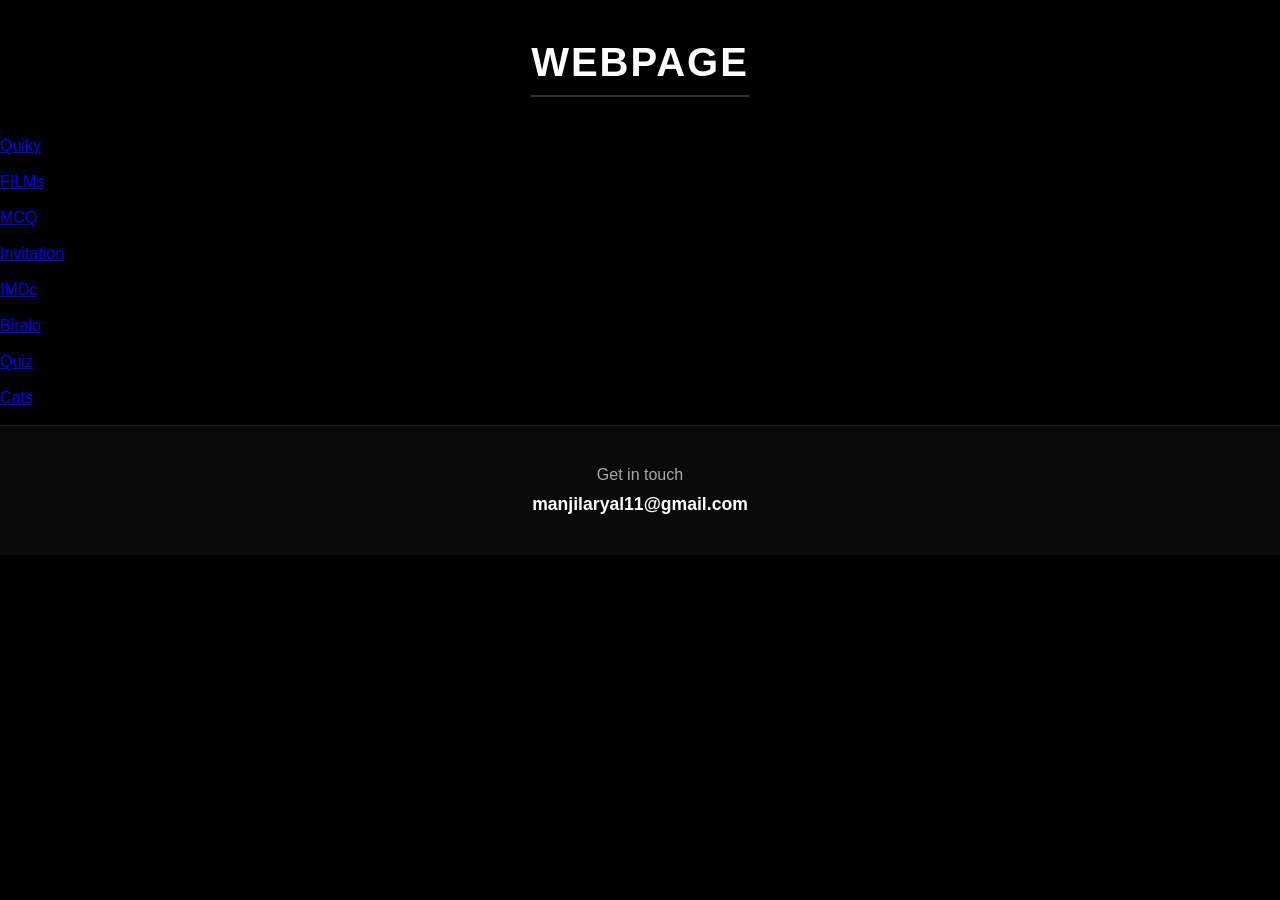
<file: webpage.html>
<!DOCTYPE html>
<html lang="en">
<head>
    <meta charset="UTF-8">
    <meta name="viewport" content="width=device-width, initial-scale=1.0">
    <title>MANJIL-WEBPAGE</title>
    <style>
        /* Base Styles */
        body {
            background-color: #000000;
            color: #ffffff;
            font-family: 'Segoe UI', Tahoma, Geneva, Verdana, sans-serif;
            margin: 0;
            padding: 0;
            display: flex;
            flex-direction: column;
            min-height: 100vh;
        }

        /* Heading Styles */
        header {
            text-align: center;
            padding: 40px 20px;
        }

        h1 {
            font-size: 2.5rem;
            letter-spacing: 2px;
            margin: 0;
            text-transform: uppercase;
            border-bottom: 2px solid #333;
            display: inline-block;
            padding-bottom: 10px;
        }
        /* Footer Styles */
        footer {
            text-align: center;
            padding: 40px 20px;
            background-color: #0a0a0a;
            border-top: 1px solid #222;
        }

        footer p {
            margin: 0 0 10px 0;
            color: #aaa;
        }

        footer a {
            color: #ffffff;
            text-decoration: none;
            font-weight: bold;
            font-size: 1.1rem;
            transition: color 0.2s ease;
        }

        footer a:hover {
            color: #00bcd4; /* Subtle accent color on hover */
            text-decoration: underline;
        }
    </style>
</head>
<body>
    <!-- Heading Section -->
    <header>
        <h1>webpage</h1>
    </header>
    <a href="https://quiky.vercel.app">Quiky</a><br>
    <a href="https://manjilaryal546.github.io/collection-of-films/">FILMs</a><br>
    <a href="https://manjilaryal.github.io/MQP/">MCQ</a><br>
    <a href="https://manjilaryal.github.io/SquidGame/">Invitation</a><br>
    <a href="https://manjilaryal.github.io/IMDc/">IMDc</a><br>
    <a href="https://manjilaryal.github.io/biralo/">Biralo</a><br>
    <a href="https://manjilaryal.github.io/Earn-Money/">Quiz</a><br>
    <a href="https://manjilaryal.github.io/Discover-Cats/">Cats</a><br>
    <!-- Bottom Footer Section -->
    <footer>
        <p>Get in touch</p>
        <a href="mailto:manjilaryal11@gmail.com">manjilaryal11@gmail.com</a>
    </footer>
</body>
</html>
</file>
